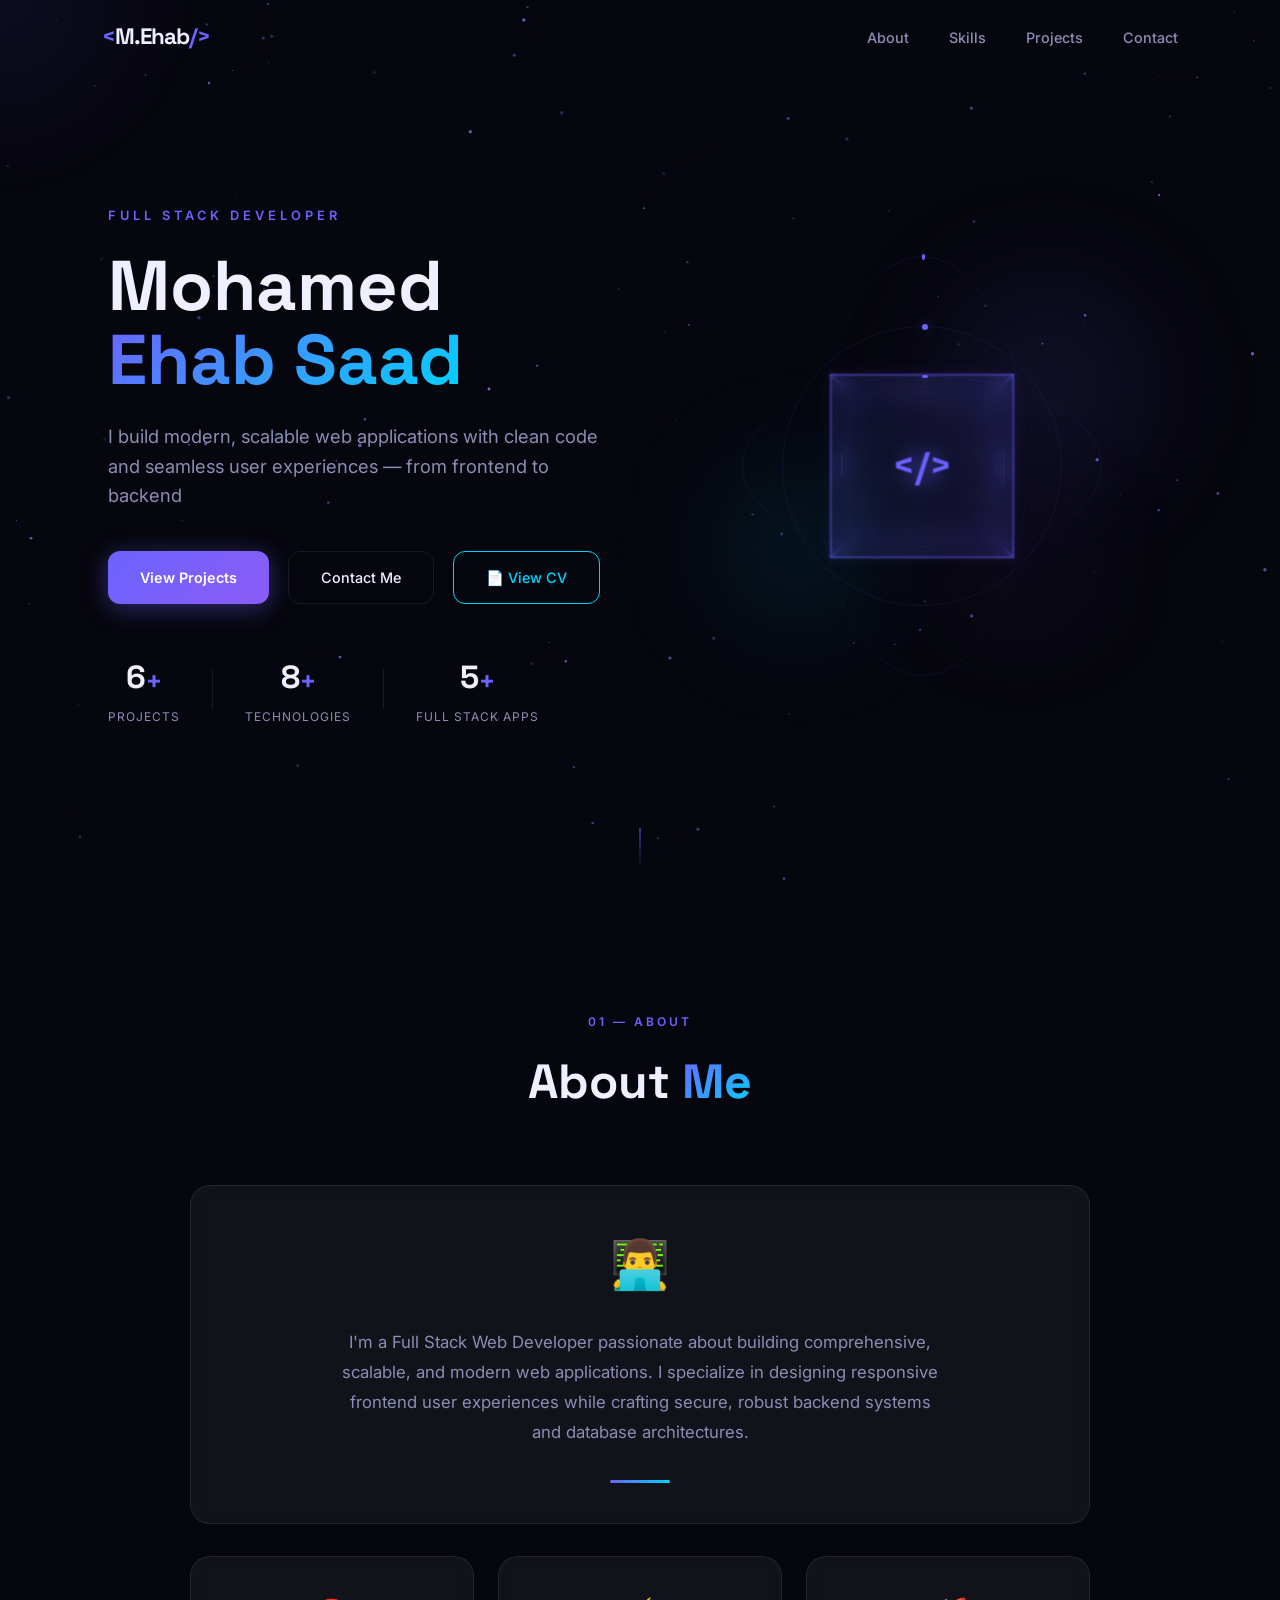
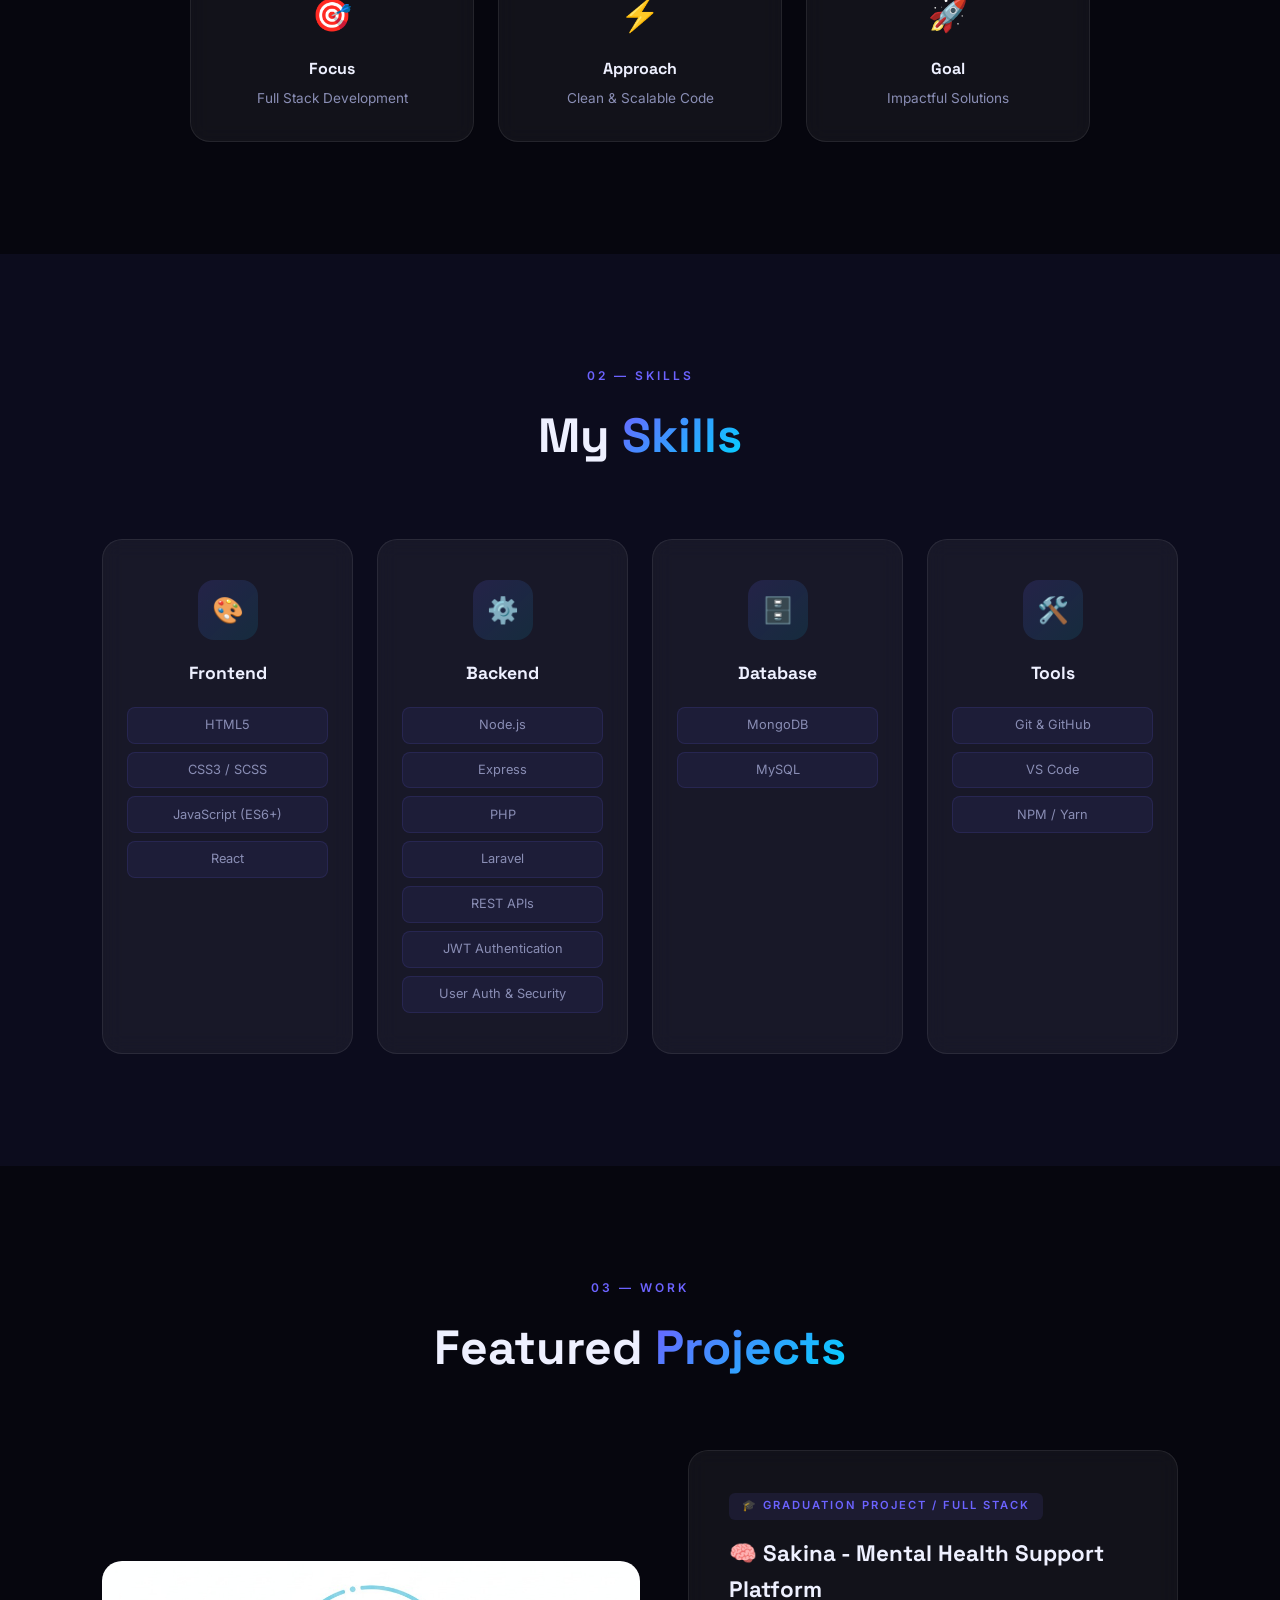
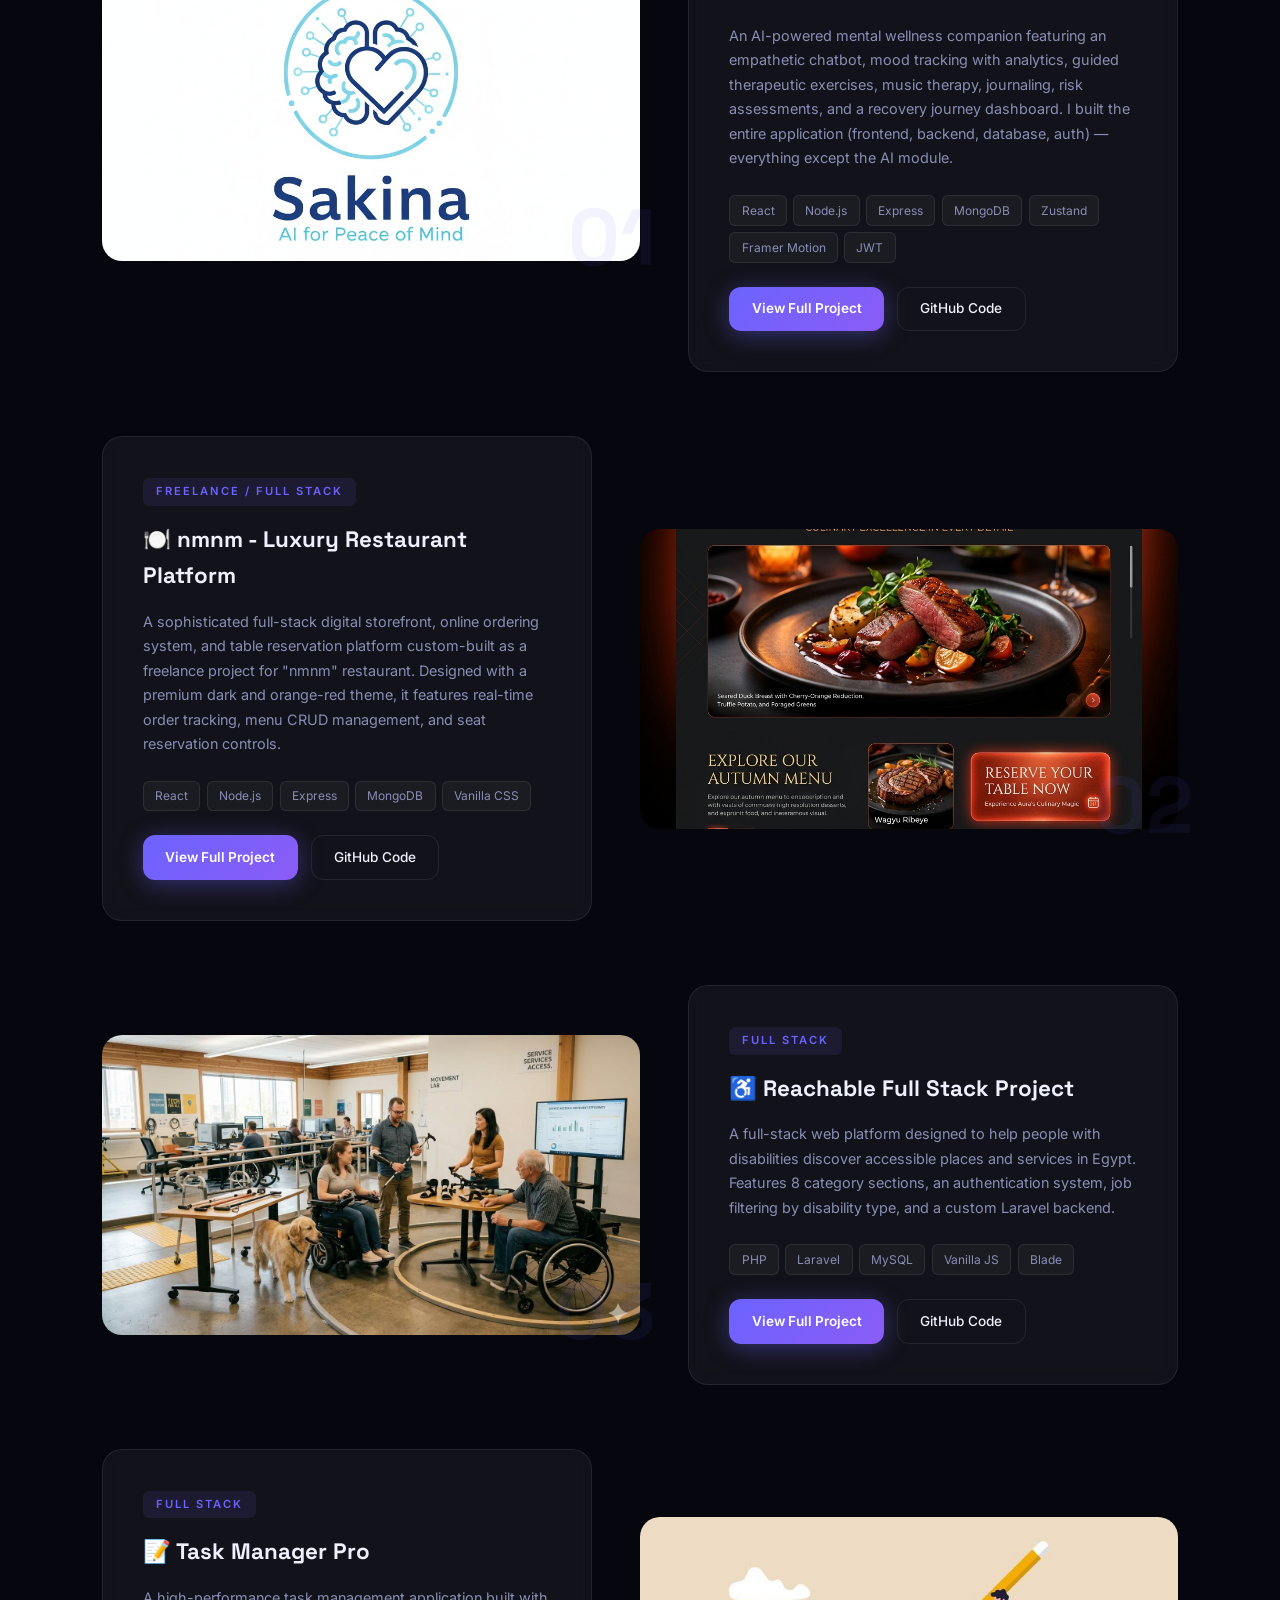
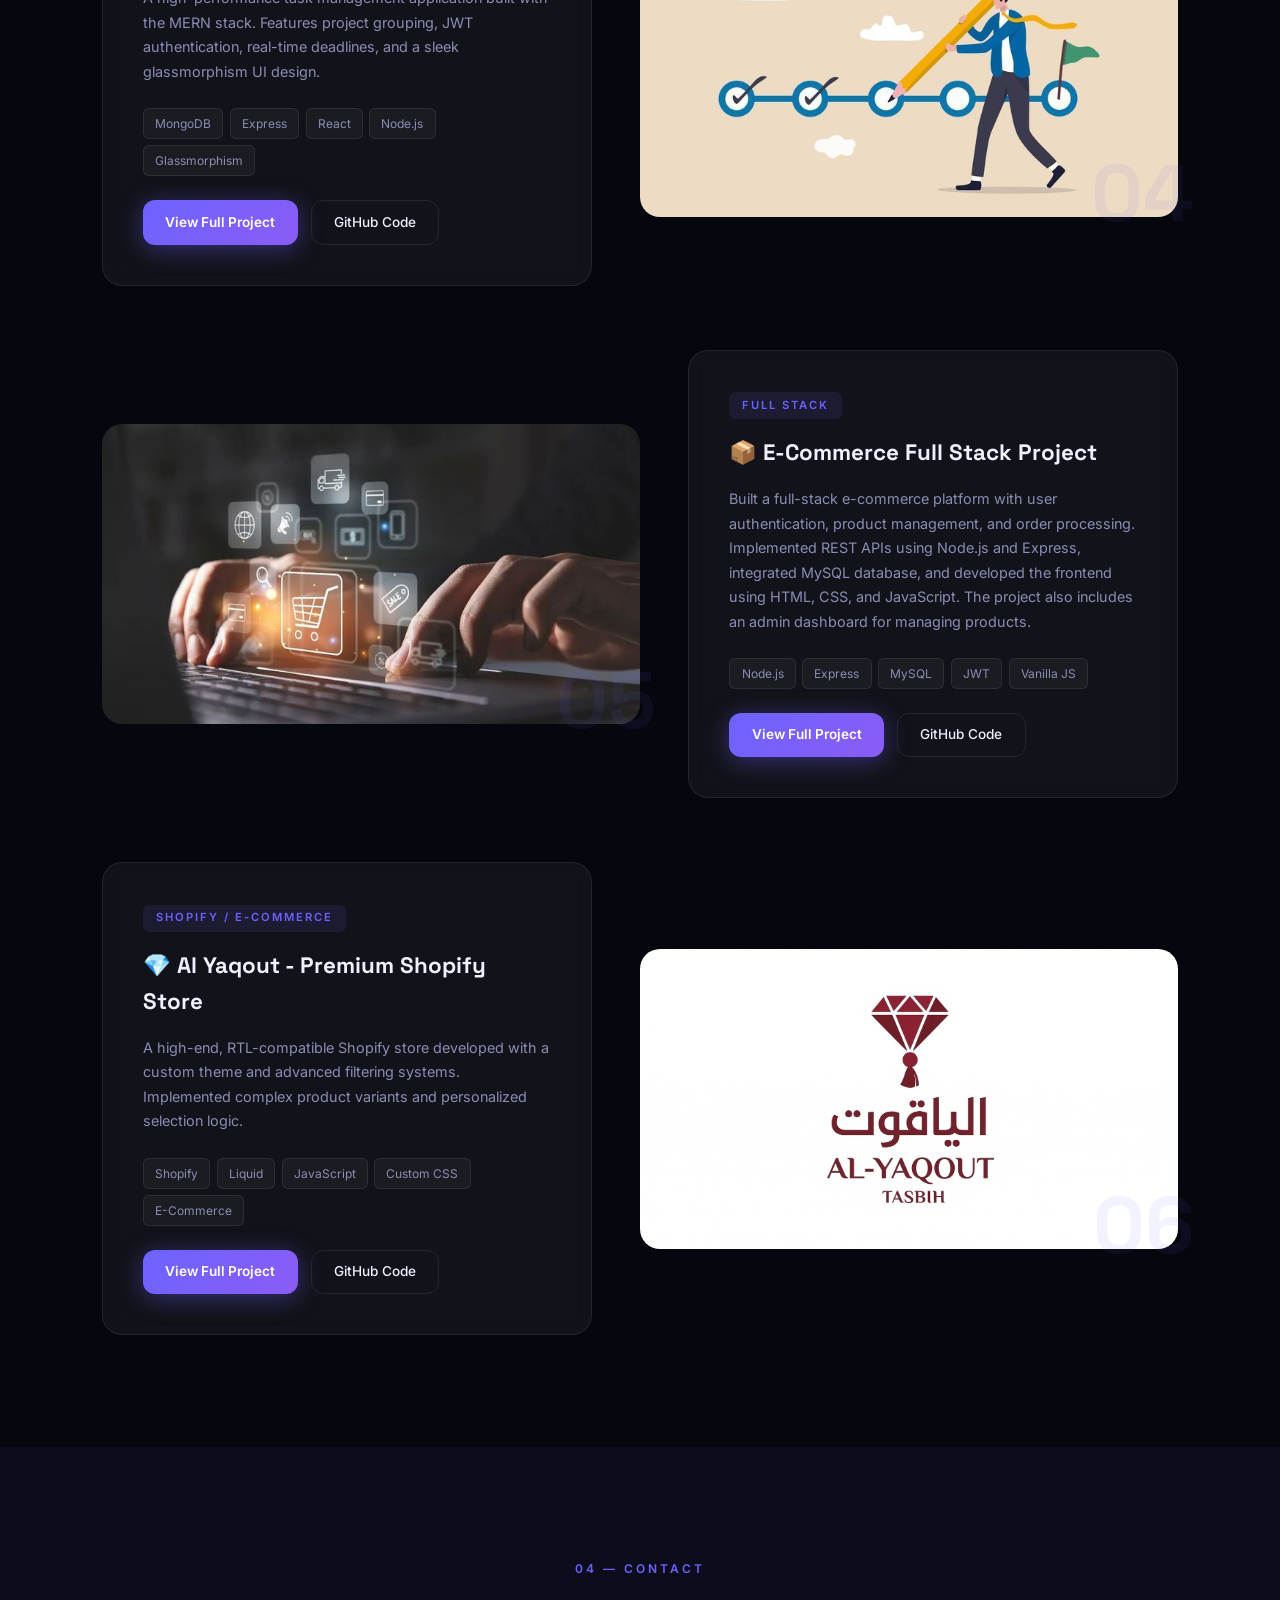
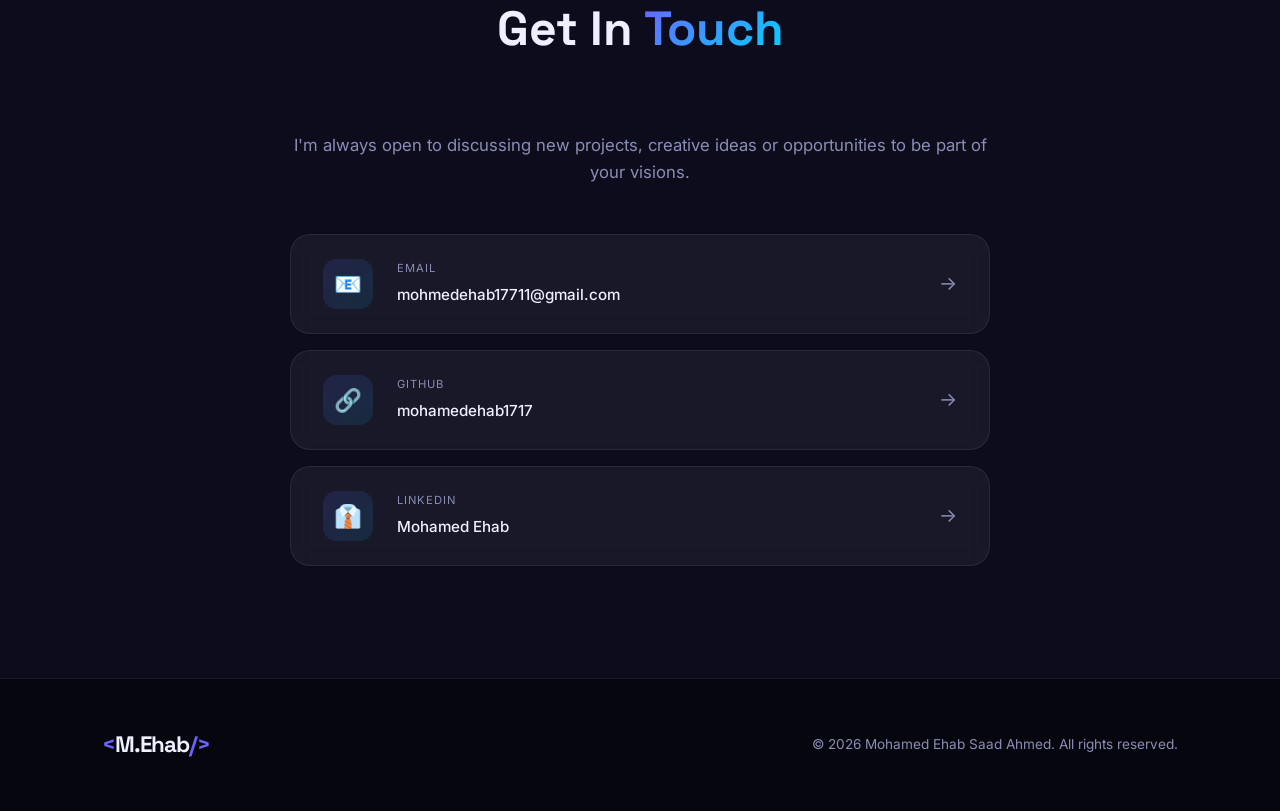
<file: index.html>
<!DOCTYPE html>
<html lang="en">

<head>
    <meta charset="UTF-8">
    <meta name="viewport" content="width=device-width, initial-scale=1.0">
    <meta name="description"
        content="Portfolio of Mohamed Ehab Saad Ahmed - Full Stack Web Developer. Showcasing modern and scalable web applications.">
    <title>Mohamed Ehab | Full Stack Web Developer</title>
    <link rel="preconnect" href="https://fonts.googleapis.com">
    <link rel="preconnect" href="https://fonts.gstatic.com" crossorigin>
    <link
        href="https://fonts.googleapis.com/css2?family=Space+Grotesk:wght@300;400;500;600;700&family=Inter:wght@300;400;500;600&display=swap"
        rel="stylesheet">
    <link rel="stylesheet" href="style.css">
</head>

<body>
    <!-- Scroll Progress -->
    <div class="scroll-progress" id="scroll-progress"></div>

    <!-- Starfield Canvas -->
    <canvas id="starfield"></canvas>

    <!-- Mouse Glow Follower -->
    <div class="mouse-glow" id="mouse-glow"></div>

    <!-- Navigation -->
    <nav class="navbar" id="navbar">
        <div class="nav-inner">
            <a href="#" class="logo">
                <span class="logo-bracket">&lt;</span>M.Ehab<span class="logo-bracket">/&gt;</span>
            </a>
            <ul class="nav-links" id="nav-links">
                <li><a href="#about" data-text="About">About</a></li>
                <li><a href="#skills" data-text="Skills">Skills</a></li>
                <li><a href="#projects" data-text="Projects">Projects</a></li>
                <li><a href="#contact" data-text="Contact">Contact</a></li>
            </ul>
            <div class="nav-toggle" id="nav-toggle">
                <span></span><span></span><span></span>
            </div>
        </div>
    </nav>

    <main>
        <!-- ===== HERO ===== -->
        <section id="hero" class="hero">
            <div class="hero-grid">
                <div class="hero-content">
                    <div class="hero-label reveal-up">FULL STACK DEVELOPER</div>
                    <h1 class="hero-name reveal-up delay-1">
                        Mohamed<br><span class="gradient-text">Ehab Saad</span>
                    </h1>
                    <p class="hero-desc reveal-up delay-2">I build modern, scalable web applications with clean code and
                        seamless user experiences — from frontend to backend</p>
                    <div class="hero-actions reveal-up delay-3">
                        <a href="#projects" class="btn-glow">
                            <span>View Projects</span>
                            <div class="btn-shine"></div>
                        </a>
                        <a href="#contact" class="btn-ghost">Contact Me</a>
                        <a href="Mohamed_Ehab_Full_Stack_CV.pdf" target="_blank" rel="noopener noreferrer" class="btn-ghost btn-cv">📄 View CV</a>
                    </div>
                    <div class="hero-stats reveal-up delay-4">
                        <div class="stat">
                            <span class="stat-num" data-target="6">0</span><span class="stat-plus">+</span>
                            <span class="stat-label">Projects</span>
                        </div>
                        <div class="stat-divider"></div>
                        <div class="stat">
                            <span class="stat-num" data-target="8">0</span><span class="stat-plus">+</span>
                            <span class="stat-label">Technologies</span>
                        </div>
                        <div class="stat-divider"></div>
                        <div class="stat">
                            <span class="stat-num" data-target="5">0</span><span class="stat-plus">+</span>
                            <span class="stat-label">Full Stack Apps</span>
                        </div>
                    </div>
                </div>
                <div class="hero-visual">
                    <div class="cube-scene">
                        <div class="cube">
                            <div class="cube-face front">&lt;/&gt;</div>
                            <div class="cube-face back">{ }</div>
                            <div class="cube-face right">[ ]</div>
                            <div class="cube-face left">#</div>
                            <div class="cube-face top">*</div>
                            <div class="cube-face bottom">~</div>
                        </div>
                    </div>
                    <div class="orbit-ring ring-1">
                        <div class="orbit-dot"></div>
                    </div>
                    <div class="orbit-ring ring-2">
                        <div class="orbit-dot"></div>
                    </div>
                    <div class="orbit-ring ring-3">
                        <div class="orbit-dot"></div>
                    </div>
                    <div class="floating-shape shape-1"></div>
                    <div class="floating-shape shape-2"></div>
                    <div class="floating-shape shape-3"></div>
                </div>
            </div>
            <div class="scroll-indicator">
                <div class="scroll-line"></div>
            </div>
        </section>

        <!-- ===== ABOUT ===== -->
        <section id="about" class="section">
            <div class="container">
                <div class="section-header reveal-up">
                    <span class="section-tag">01 — ABOUT</span>
                    <h2 class="section-title">About <span class="gradient-text">Me</span></h2>
                </div>
                <div class="about-layout">
                    <div class="about-card glass-card reveal-up delay-1">
                        <div class="about-icon">👨‍💻</div>
                        <p>I'm a Full Stack Web Developer passionate about building comprehensive, scalable, and modern web applications. I specialize in designing responsive frontend user experiences while crafting secure, robust backend systems and database architectures.</p>
                        <div class="about-decorative-line"></div>
                    </div>
                    <div class="about-grid">
                        <div class="about-mini-card glass-card reveal-up delay-2">
                            <div class="mini-icon">🎯</div>
                            <h4>Focus</h4>
                            <p>Full Stack Development</p>
                        </div>
                        <div class="about-mini-card glass-card reveal-up delay-3">
                            <div class="mini-icon">⚡</div>
                            <h4>Approach</h4>
                            <p>Clean & Scalable Code</p>
                        </div>
                        <div class="about-mini-card glass-card reveal-up delay-4">
                            <div class="mini-icon">🚀</div>
                            <h4>Goal</h4>
                            <p>Impactful Solutions</p>
                        </div>
                    </div>
                </div>
            </div>
        </section>

        <!-- ===== SKILLS ===== -->
        <section id="skills" class="section section-dark">
            <div class="container">
                <div class="section-header reveal-up">
                    <span class="section-tag">02 — SKILLS</span>
                    <h2 class="section-title">My <span class="gradient-text">Skills</span></h2>
                </div>
                <div class="skills-showcase">
                    <div class="skill-card-3d reveal-up delay-1" data-tilt>
                        <div class="skill-card-inner glass-card">
                            <div class="skill-icon-wrap"><span class="skill-icon">🎨</span></div>
                            <h3>Frontend</h3>
                            <div class="skill-list">
                                <span class="skill-chip">HTML5</span>
                                <span class="skill-chip">CSS3 / SCSS</span>
                                <span class="skill-chip">JavaScript (ES6+)</span>
                                <span class="skill-chip">React</span>
                            </div>
                        </div>
                    </div>
                    <div class="skill-card-3d reveal-up delay-2" data-tilt>
                        <div class="skill-card-inner glass-card">
                            <div class="skill-icon-wrap"><span class="skill-icon">⚙️</span></div>
                            <h3>Backend</h3>
                            <div class="skill-list">
                                <span class="skill-chip">Node.js</span>
                                <span class="skill-chip">Express</span>
                                <span class="skill-chip">PHP</span>
                                <span class="skill-chip">Laravel</span>
                                <span class="skill-chip">REST APIs</span>
                                <span class="skill-chip">JWT Authentication</span>
                                <span class="skill-chip">User Auth & Security</span>
                            </div>
                        </div>
                    </div>
                    <div class="skill-card-3d reveal-up delay-3" data-tilt>
                        <div class="skill-card-inner glass-card">
                            <div class="skill-icon-wrap"><span class="skill-icon">🗄️</span></div>
                            <h3>Database</h3>
                            <div class="skill-list">
                                <span class="skill-chip">MongoDB</span>
                                <span class="skill-chip">MySQL</span>
                            </div>
                        </div>
                    </div>
                    <div class="skill-card-3d reveal-up delay-4" data-tilt>
                        <div class="skill-card-inner glass-card">
                            <div class="skill-icon-wrap"><span class="skill-icon">🛠️</span></div>
                            <h3>Tools</h3>
                            <div class="skill-list">
                                <span class="skill-chip">Git & GitHub</span>
                                <span class="skill-chip">VS Code</span>
                                <span class="skill-chip">NPM / Yarn</span>
                            </div>
                        </div>
                    </div>
                </div>
            </div>
        </section>

        <!-- ===== PROJECTS ===== -->
        <section id="projects" class="section">
            <div class="container">
                <div class="section-header reveal-up">
                    <span class="section-tag">03 — WORK</span>
                    <h2 class="section-title">Featured <span class="gradient-text">Projects</span></h2>
                </div>
                <div class="projects-stack">

                    <!-- Project 1 -->
                    <div class="project-showcase reveal-up" data-tilt>
                        <div class="project-visual">
                            <div class="project-img-wrap">
                                <img src="sakina-project/WhatsApp Image 2026-05-19 at 9.52.31 PM.jpeg" alt="Sakina - Mental Health Support Platform">
                                <div class="project-img-overlay"></div>
                            </div>
                            <span class="project-number">01</span>
                        </div>
                        <div class="project-details glass-card">
                            <span class="project-badge">🎓 Graduation Project / Full Stack</span>
                            <h3>🧠 Sakina - Mental Health Support Platform</h3>
                            <p>An AI-powered mental wellness companion featuring an empathetic chatbot, mood tracking with analytics, guided therapeutic exercises, music therapy, journaling, risk assessments, and a recovery journey dashboard. I built the entire application (frontend, backend, database, auth) — everything except the AI module.</p>
                            <div class="project-tech">
                                <span>React</span><span>Node.js</span><span>Express</span><span>MongoDB</span><span>Zustand</span><span>Framer Motion</span><span>JWT</span>
                            </div>
                            <div class="project-actions">
                                <a href="sakina-project/sakina-details.html" class="btn-glow btn-sm">
                                    <span>View Full Project</span>
                                    <div class="btn-shine"></div>
                                </a>
                                <a href="https://github.com/mohamedehab1717/sakina" target="_blank" class="btn-ghost btn-sm">GitHub Code</a>
                            </div>
                        </div>
                    </div>

                    <!-- Project 2 -->
                    <div class="project-showcase reverse reveal-up" data-tilt>
                        <div class="project-visual">
                            <div class="project-img-wrap">
                                <img src="restaurant-project/background.jpg" alt="nmnm - Luxury Restaurant Platform">
                                <div class="project-img-overlay"></div>
                            </div>
                            <span class="project-number">02</span>
                        </div>
                        <div class="project-details glass-card">
                            <span class="project-badge">Freelance / Full Stack</span>
                            <h3>🍽️ nmnm - Luxury Restaurant Platform</h3>
                            <p>A sophisticated full-stack digital storefront, online ordering system, and table reservation platform custom-built as a freelance project for "nmnm" restaurant. Designed with a premium dark and orange-red theme, it features real-time order tracking, menu CRUD management, and seat reservation controls.</p>
                            <div class="project-tech">
                                <span>React</span><span>Node.js</span><span>Express</span><span>MongoDB</span><span>Vanilla CSS</span>
                            </div>
                            <div class="project-actions">
                                <a href="restaurant-project/restaurant-details.html" class="btn-glow btn-sm">
                                    <span>View Full Project</span>
                                    <div class="btn-shine"></div>
                                </a>
                                <a href="https://github.com/mohamedehab1717/nmnm_rest.git" target="_blank" class="btn-ghost btn-sm">GitHub Code</a>
                            </div>
                        </div>
                    </div>

                    <!-- Project 3 -->
                    <div class="project-showcase reveal-up" data-tilt>
                        <div class="project-visual">
                            <div class="project-img-wrap">
                                <img src="reachable-project/background.jpg" alt="Reachable Project">
                                <div class="project-img-overlay"></div>
                            </div>
                            <span class="project-number">03</span>
                        </div>
                        <div class="project-details glass-card">
                            <span class="project-badge">Full Stack</span>
                            <h3>♿ Reachable Full Stack Project</h3>
                            <p>A full-stack web platform designed to help people with disabilities discover
                                accessible places and services in Egypt. Features 8 category sections, an
                                authentication system, job filtering by disability type, and a custom Laravel
                                backend.</p>
                            <div class="project-tech">
                                <span>PHP</span><span>Laravel</span><span>MySQL</span><span>Vanilla
                                    JS</span><span>Blade</span>
                            </div>
                            <div class="project-actions">
                                <a href="reachable-project/reachable-details.html" class="btn-glow btn-sm">
                                    <span>View Full Project</span>
                                    <div class="btn-shine"></div>
                                </a>
                                <a href="#" target="_blank" class="btn-ghost btn-sm">GitHub Code</a>
                            </div>
                        </div>
                    </div>

                    <!-- Project 4 -->
                    <div class="project-showcase reverse reveal-up" data-tilt>
                        <div class="project-visual">
                            <div class="project-img-wrap">
                                <img src="task-manager-project/background.jpg" alt="Task Manager Project">
                                <div class="project-img-overlay"></div>
                            </div>
                            <span class="project-number">04</span>
                        </div>
                        <div class="project-details glass-card">
                            <span class="project-badge">Full Stack</span>
                            <h3>📝 Task Manager Pro</h3>
                            <p>A high-performance task management application built with the MERN stack. Features
                                project grouping, JWT authentication, real-time deadlines, and a sleek glassmorphism
                                UI design.</p>
                            <div class="project-tech">
                                <span>MongoDB</span><span>Express</span><span>React</span><span>Node.js</span><span>Glassmorphism</span>
                            </div>
                            <div class="project-actions">
                                <a href="task-manager-project/task-manager-details.html" class="btn-glow btn-sm">
                                    <span>View Full Project</span>
                                    <div class="btn-shine"></div>
                                </a>
                                <a href="https://github.com/mohamedehab1717/Task-Manager" target="_blank"
                                    class="btn-ghost btn-sm">GitHub Code</a>
                            </div>
                        </div>
                    </div>

                    <!-- Project 5 -->
                    <div class="project-showcase reveal-up" data-tilt>
                        <div class="project-visual">
                            <div class="project-img-wrap">
                                <img src="ecommerce-project/background.jpg" alt="E-Commerce Project">
                                <div class="project-img-overlay"></div>
                            </div>
                            <span class="project-number">05</span>
                        </div>
                        <div class="project-details glass-card">
                            <span class="project-badge">Full Stack</span>
                            <h3>📦 E-Commerce Full Stack Project</h3>
                            <p>Built a full-stack e-commerce platform with user authentication, product management,
                                and order processing. Implemented REST APIs using Node.js and Express, integrated
                                MySQL database, and developed the frontend using HTML, CSS, and JavaScript. The
                                project also includes an admin dashboard for managing products.</p>
                            <div class="project-tech">
                                <span>Node.js</span><span>Express</span><span>MySQL</span><span>JWT</span><span>Vanilla
                                    JS</span>
                            </div>
                            <div class="project-actions">
                                <a href="ecommerce-project/ecommerce-details.html" class="btn-glow btn-sm">
                                    <span>View Full Project</span>
                                    <div class="btn-shine"></div>
                                </a>
                                <a href="https://github.com/mohamedehab1717/e-commerce-project/tree/main"
                                    target="_blank" class="btn-ghost btn-sm">GitHub Code</a>
                            </div>
                        </div>
                    </div>

                    <!-- Project 6 -->
                    <div class="project-showcase reverse reveal-up" data-tilt>
                        <div class="project-visual">
                            <div class="project-img-wrap">
                                <img src="alyaquot-project/thumbnail.jpeg" alt="Al Yaqout Shopify Store">
                                <div class="project-img-overlay"></div>
                            </div>
                            <span class="project-number">06</span>
                        </div>
                        <div class="project-details glass-card">
                            <span class="project-badge">Shopify / E-Commerce</span>
                            <h3>💎 Al Yaqout - Premium Shopify Store</h3>
                            <p>A high-end, RTL-compatible Shopify store developed with a custom theme and advanced filtering systems. Implemented complex product variants and personalized selection logic.</p>
                            <div class="project-tech">
                                <span>Shopify</span><span>Liquid</span><span>JavaScript</span><span>Custom CSS</span><span>E-Commerce</span>
                            </div>
                            <div class="project-actions">
                                <a href="alyaquot-project/alyaquot-details.html" class="btn-glow btn-sm">
                                    <span>View Full Project</span>
                                    <div class="btn-shine"></div>
                                </a>
                                <a href="https://github.com/mohamedehab1717/alyaquot-shopify.git" target="_blank" class="btn-ghost btn-sm">GitHub Code</a>
                            </div>
                        </div>
                    </div>

                </div>
            </div>
        </section>

        <!-- ===== CONTACT ===== -->
        <section id="contact" class="section section-dark">
            <div class="container">
                <div class="section-header reveal-up">
                    <span class="section-tag">04 — CONTACT</span>
                    <h2 class="section-title">Get In <span class="gradient-text">Touch</span></h2>
                </div>
                <div class="contact-layout">
                    <p class="contact-intro reveal-up delay-1">I'm always open to discussing new projects, creative
                        ideas or opportunities
                        to be part of your visions.</p>
                    <div class="contact-cards">
                        <a href="mailto:mohmedehab17711@gmail.com" class="contact-card glass-card reveal-up delay-2">
                            <div class="contact-icon-wrap">
                                <span class="contact-icon">📧</span>
                            </div>
                            <div class="contact-info">
                                <span class="contact-label">Email</span>
                                <span class="contact-value">mohmedehab17711@gmail.com</span>
                            </div>
                            <span class="contact-arrow">→</span>
                        </a>
                        <a href="https://github.com/mohamedehab1717" target="_blank"
                            class="contact-card glass-card reveal-up delay-3">
                            <div class="contact-icon-wrap">
                                <span class="contact-icon">🔗</span>
                            </div>
                            <div class="contact-info">
                                <span class="contact-label">GitHub</span>
                                <span class="contact-value">mohamedehab1717</span>
                            </div>
                            <span class="contact-arrow">→</span>
                        </a>
                        <a href="https://www.linkedin.com/in/mohamed-ehab-35073a1b0?utm_source=share&utm_campaign=share_via&utm_content=profile&utm_medium=ios_app"
                            target="_blank" class="contact-card glass-card reveal-up delay-4">
                            <div class="contact-icon-wrap">
                                <span class="contact-icon">👔</span>
                            </div>
                            <div class="contact-info">
                                <span class="contact-label">LinkedIn</span>
                                <span class="contact-value">Mohamed Ehab</span>
                            </div>
                            <span class="contact-arrow">→</span>
                        </a>
                    </div>
                </div>
            </div>
        </section>
    </main>

    <footer class="footer">
        <div class="container">
            <div class="footer-inner">
                <a href="#" class="logo">
                    <span class="logo-bracket">&lt;</span>M.Ehab<span class="logo-bracket">/&gt;</span>
                </a>
                <p>&copy; 2026 Mohamed Ehab Saad Ahmed. All rights reserved.</p>
            </div>
        </div>
    </footer>

    <script src="script.js"></script>
</body>

</html>
</file>
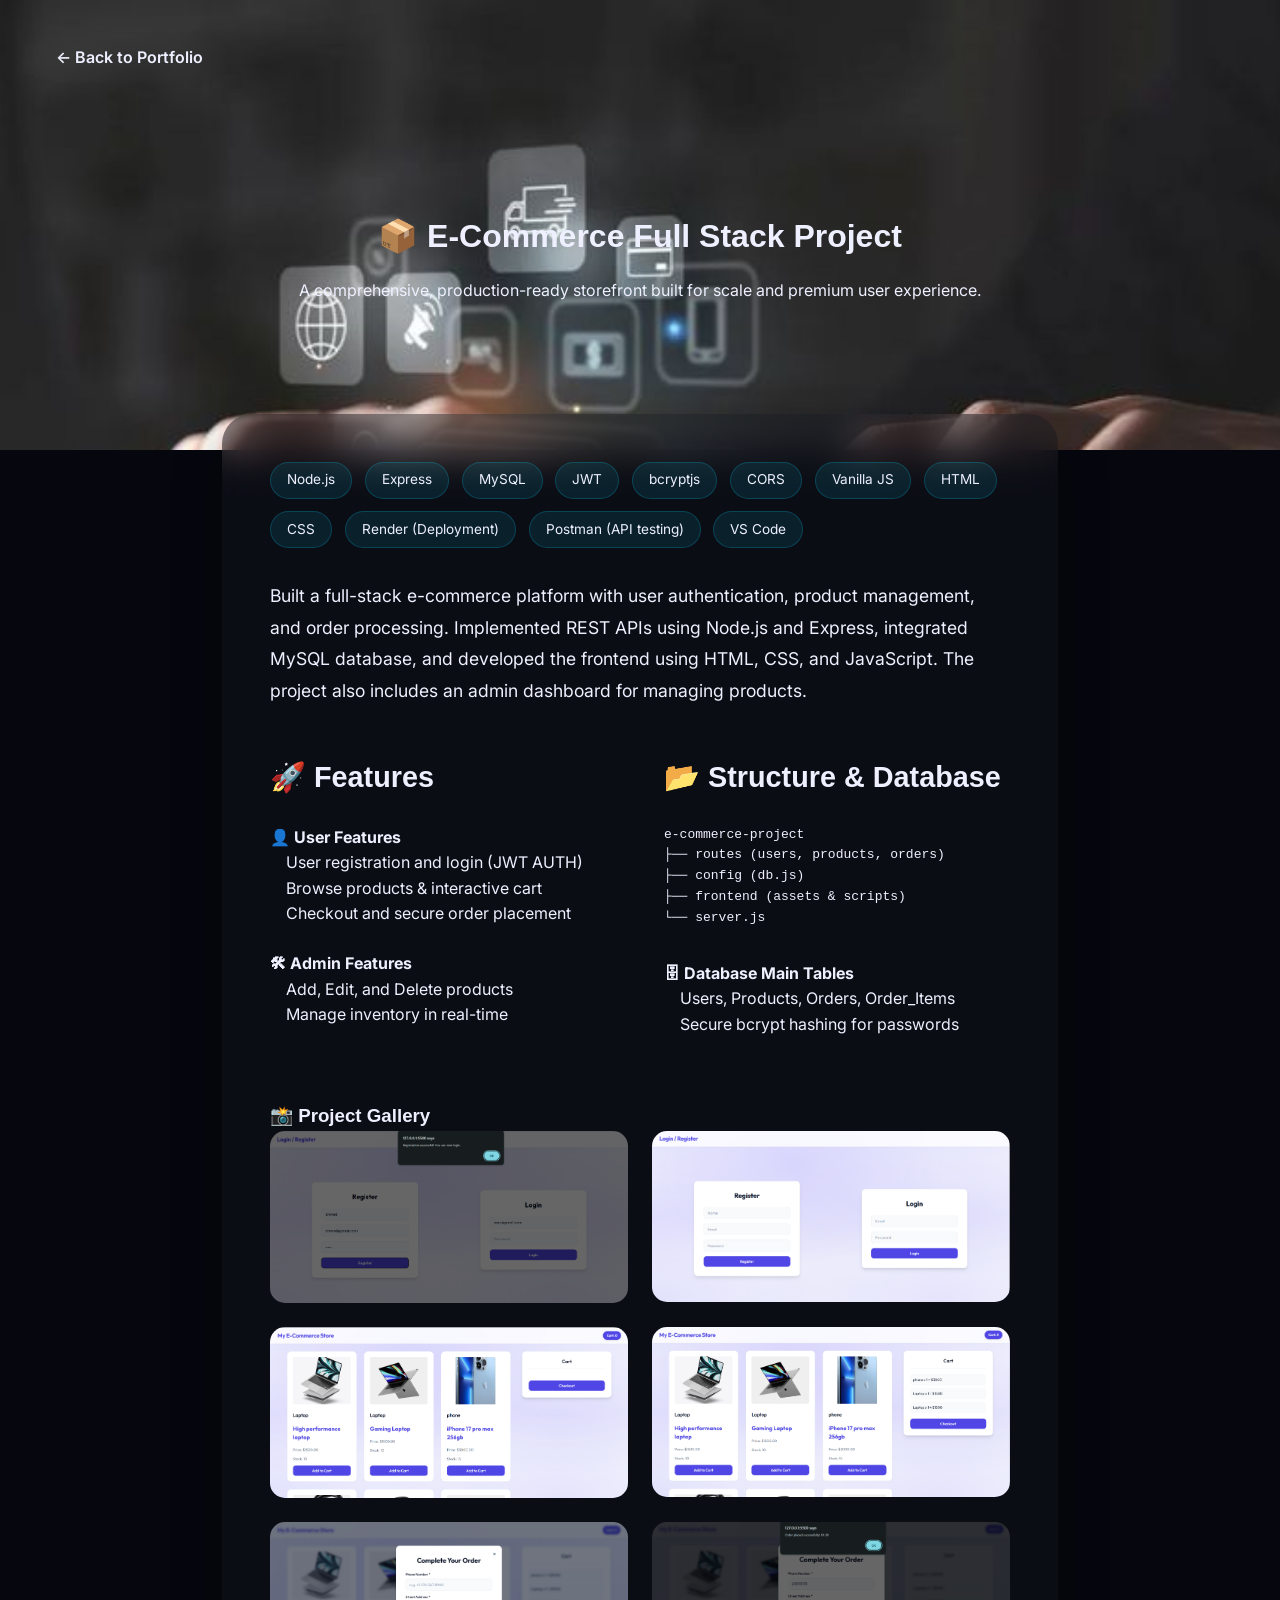
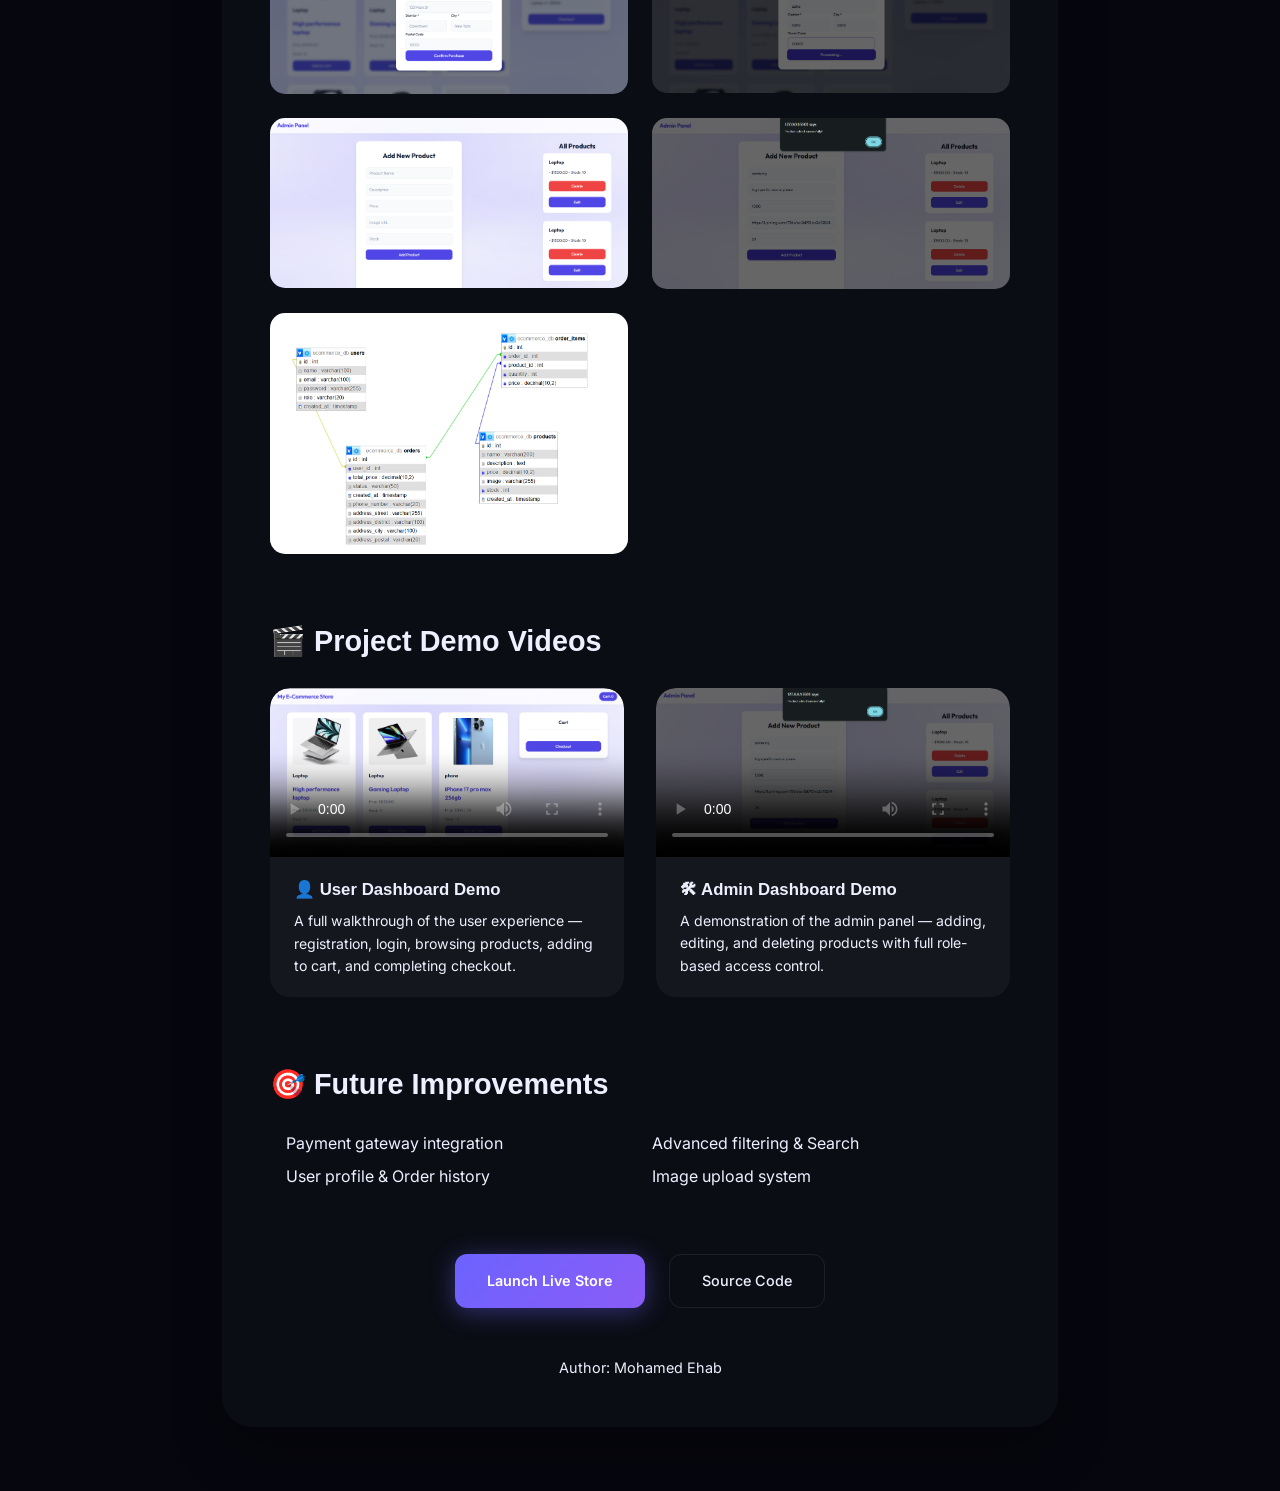
<file: ecommerce-project/ecommerce-details.html>
<!DOCTYPE html>
<html lang="en">

<head>
    <meta charset="UTF-8">
    <meta name="viewport" content="width=device-width, initial-scale=1.0">
    <title>Showcase: E-Commerce Full Stack | Mohamed Ehab</title>
    <link rel="preconnect" href="https://fonts.googleapis.com">
    <link rel="preconnect" href="https://fonts.gstatic.com" crossorigin>
    <link
        href="https://fonts.googleapis.com/css2?family=Outfit:wght@300;400;600;700&family=Inter:wght@300;400;500;600&display=swap"
        rel="stylesheet">
    <link rel="stylesheet" href="../style.css">
    <style>
        .details-hero {
            position: relative;
            min-height: 50vh;
            display: flex;
            align-items: center;
            justify-content: center;
            text-align: center;
            background: url('background.jpg') center/cover no-repeat fixed;
            padding-top: 80px;
        }

        .details-hero::before {
            content: '';
            position: absolute;
            inset: 0;
            background: linear-gradient(to bottom, rgba(10, 12, 16, 0.6), var(--bg-dark));
        }

        .details-content {
            position: relative;
            z-index: 10;
            max-width: 900px;
            margin: 0 auto;
            padding: 4rem 2rem;
        }

        .glass-panel {
            background: rgba(22, 27, 34, 0.4);
            backdrop-filter: blur(20px);
            border: 1px solid var(--border-color);
            border-radius: 30px;
            padding: 3rem;
            margin-top: -100px;
            box-shadow: 0 25px 50px rgba(0, 0, 0, 0.3);
        }

        .back-btn {
            position: fixed;
            top: 2rem;
            left: 2rem;
            z-index: 1000;
            background: var(--nav-bg);
            backdrop-filter: blur(10px);
            padding: 0.8rem 1.5rem;
            border-radius: 50px;
            border: 1px solid var(--border-color);
            font-weight: 600;
            display: flex;
            align-items: center;
            gap: 0.5rem;
            transition: var(--transition-smooth);
        }

        .back-btn:hover {
            border-color: var(--primary-color);
            transform: translateX(-5px);
        }

        .showcase-grid {
            display: grid;
            grid-template-columns: 1fr 1fr;
            gap: 3rem;
            margin-top: 3rem;
            text-align: left;
        }

        .showcase-section h3 {
            font-size: 1.8rem;
            margin-bottom: 1.5rem;
            color: var(--primary-color);
            display: flex;
            align-items: center;
            gap: 0.8rem;
        }

        .tech-tags {
            display: flex;
            flex-wrap: wrap;
            gap: 0.8rem;
            margin-bottom: 2rem;
        }

        .tech-tags span {
            background: rgba(0, 210, 255, 0.1);
            color: var(--primary-color);
            padding: 0.4rem 1rem;
            border-radius: 50px;
            font-size: 0.85rem;
            border: 1px solid rgba(0, 210, 255, 0.2);
        }

        .gallery-detailed {
            grid-column: 1 / -1;
            margin-top: 4rem;
        }

        .gallery-grid-lg {
            display: grid;
            grid-template-columns: repeat(auto-fill, minmax(280px, 1fr));
            gap: 1.5rem;
        }

        .gallery-grid-lg img {
            width: 100%;
            border-radius: 15px;
            border: 1px solid var(--border-color);
            transition: var(--transition-smooth);
            cursor: zoom-in;
        }

        .gallery-grid-lg img:hover {
            transform: scale(1.03);
            border-color: var(--primary-color);
            box-shadow: 0 10px 30px rgba(0, 0, 0, 0.5);
        }

        .video-section {
            margin-top: 4rem;
        }

        .video-section h3 {
            font-size: 1.8rem;
            margin-bottom: 1.5rem;
            color: var(--primary-color);
        }

        .video-grid {
            display: grid;
            grid-template-columns: 1fr 1fr;
            gap: 2rem;
        }

        .video-card {
            background: rgba(255, 255, 255, 0.04);
            border: 1px solid var(--border-color);
            border-radius: 20px;
            overflow: hidden;
            transition: var(--transition-smooth);
        }

        .video-card:hover {
            border-color: var(--primary-color);
            box-shadow: 0 15px 40px rgba(0, 210, 255, 0.15);
            transform: translateY(-4px);
        }

        .video-card video {
            width: 100%;
            display: block;
            border-radius: 20px 20px 0 0;
            background: #000;
            max-height: 260px;
            object-fit: cover;
        }

        .video-card-info {
            padding: 1.2rem 1.5rem;
        }

        .video-card-info h4 {
            font-size: 1.05rem;
            font-weight: 600;
            margin-bottom: 0.4rem;
        }

        .video-card-info p {
            font-size: 0.88rem;
            color: var(--text-secondary);
            line-height: 1.6;
        }

        @media (max-width: 768px) {
            .video-grid {
                grid-template-columns: 1fr;
            }
        }

        .links-group {
            display: flex;
            gap: 1.5rem;
            margin-top: 3rem;
            justify-content: center;
        }

        @media (max-width: 768px) {
            .showcase-grid {
                grid-template-columns: 1fr;
            }

            .glass-panel {
                padding: 1.5rem;
                margin-top: -50px;
            }

            h1 {
                font-size: 2.2rem;
            }
        }
          .btn-group {
            display: flex;
            gap: 1.5rem;
            margin-top: 4rem;
            justify-content: center;
        }
    </style>
</head>

<body>
    <a href="../index.html#projects" class="back-btn">← Back to Portfolio</a>

    <header class="details-hero">
        <div class="container hero-content">
            <h1 class="fade-in">📦 E-Commerce Full Stack Project</h1>
            <p class="fade-in delay-1" style="max-width: 800px; margin: 1rem auto;">A comprehensive, production-ready
                storefront built for scale and premium user experience.</p>
        </div>
    </header>

    <main class="details-content">
        <div class="glass-panel fade-in delay-2">
            <div class="tech-tags">
                <span>Node.js</span><span>Express</span><span>MySQL</span><span>JWT</span><span>bcryptjs</span><span>CORS</span><span>Vanilla
                    JS</span><span> HTML</span><span> CSS</span><span>Render (Deployment)</span><span>
                    Postman (API testing)</span><span>VS Code</span>
            </div>

            <p style="font-size: 1.1rem; color: var(--text-secondary); line-height: 1.8;">
                Built a full-stack e-commerce platform with user authentication, product management, and order
                processing.
                Implemented REST APIs using Node.js and Express, integrated MySQL database, and developed the frontend
                using HTML, CSS, and JavaScript.
                The project also includes an admin dashboard for managing products.
            </p>

            <div class="showcase-grid">
                <div class="showcase-section">
                    <h3>🚀 Features</h3>
                    <p><strong>👤 User Features</strong></p>
                    <ul class="mini-list" style="margin-left: 1rem; color: var(--text-secondary);">
                        <li>User registration and login (JWT AUTH)</li>
                        <li>Browse products & interactive cart</li>
                        <li>Checkout and secure order placement</li>
                    </ul>
                    <p style="margin-top: 1.5rem;"><strong>🛠 Admin Features</strong></p>
                    <ul class="mini-list" style="margin-left: 1rem; color: var(--text-secondary);">
                        <li>Add, Edit, and Delete products</li>
                        <li>Manage inventory in real-time</li>
                    </ul>
                </div>

                <div class="showcase-section">
                    <h3>📂 Structure & Database</h3>
                    <pre class="structure-tree" style="margin-bottom: 2rem;">
e-commerce-project
├── routes (users, products, orders)
├── config (db.js)
├── frontend (assets & scripts)
└── server.js</pre>
                    <p><strong>🗄 Database Main Tables</strong></p>
                    <ul class="mini-list" style="margin-left: 1rem; color: var(--text-secondary);">
                        <li>Users, Products, Orders, Order_Items</li>
                        <li>Secure bcrypt hashing for passwords</li>
                    </ul>
                </div>
            </div>

            <div class="gallery-detailed">
                <h3>📸 Project Gallery</h3>
                <div class="gallery-grid-lg">
                    <img src="register page.png" alt="Register Page">
                    <img src="login page1.png" alt="Login Page">
                    <img src="products page.png" alt="Products Page">
                    <img src="products page2.png" alt="Mobile View">
                    <img src="checkout page.png" alt="Checkout Page">
                    <img src="submit page.png" alt="Submit Page">
                    <img src="admin add product.png" alt="Admin Add Product">
                    <img src="admin adds product.png" alt="Admin Dashboard">
                    <img src="db schema.png" alt="DB Schema">

                </div>
            </div>

            <!-- Video Demo Section -->
            <div class="video-section">
                <h3>🎬 Project Demo Videos</h3>
                <div class="video-grid">
                    <div class="video-card">
                        <video controls preload="metadata" poster="products page.png">
                            <source src="user dashboardmp4.mp4" type="video/mp4">
                            Your browser does not support the video tag.
                        </video>
                        <div class="video-card-info">
                            <h4>👤 User Dashboard Demo</h4>
                            <p>A full walkthrough of the user experience — registration, login, browsing products,
                                adding to cart, and completing checkout.</p>
                        </div>
                    </div>
                    <div class="video-card">
                        <video controls preload="metadata" poster="admin adds product.png">
                            <source src="admin dashboard.mp4" type="video/mp4">
                            Your browser does not support the video tag.
                        </video>
                        <div class="video-card-info">
                            <h4>🛠 Admin Dashboard Demo</h4>
                            <p>A demonstration of the admin panel — adding, editing, and deleting products with full
                                role-based access control.</p>
                        </div>
                    </div>
                </div>
            </div>

            <div class="showcase-section" style="margin-top: 4rem;">
                <h3>🎯 Future Improvements</h3>
                <ul class="mini-list"
                    style="margin-left: 1rem; color: var(--text-secondary); display: grid; grid-template-columns: 1fr 1fr; gap: 0.5rem;">
                    <li>Payment gateway integration</li>
                    <li>Advanced filtering & Search</li>
                    <li>User profile & Order history</li>
                    <li>Image upload system</li>
                </ul>
            </div>

            
             <div class="btn-group">
                <a href="https://e-commerce-project1-twyc.onrender.com/" target="_blank" class="btn-glow">
                    <span>Launch Live Store</span>
                    <div class="btn-shine"></div>
                </a>
                <a href="https://github.com/mohamedehab1717/e-commerce-project/tree/main" target="_blank" class="btn-ghost">Source Code</a>
            </div>

            <p style="text-align: center; margin-top: 3rem; color: var(--text-secondary); font-size: 0.9rem;">Author:
                Mohamed Ehab</p>
        </div>
    </main>

    <script src="../script.js"></script>
</body>

</html>
</file>
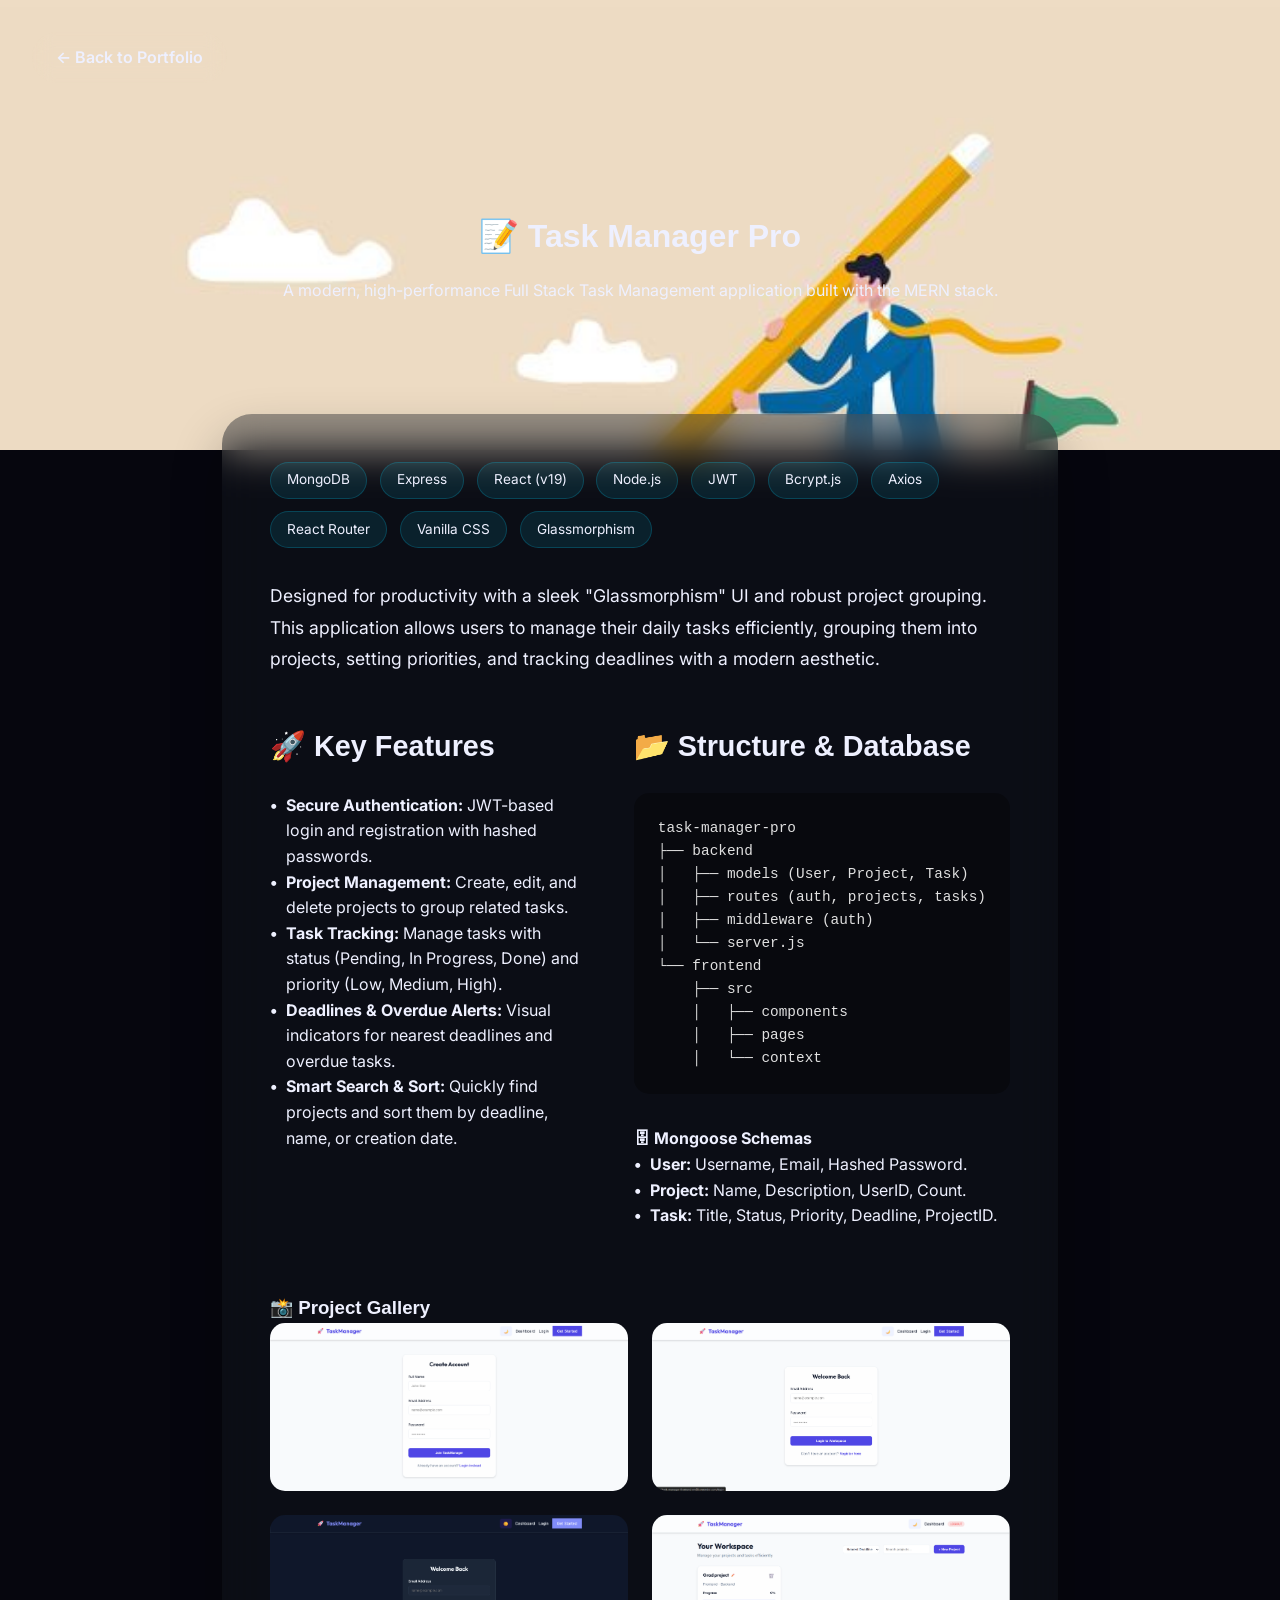
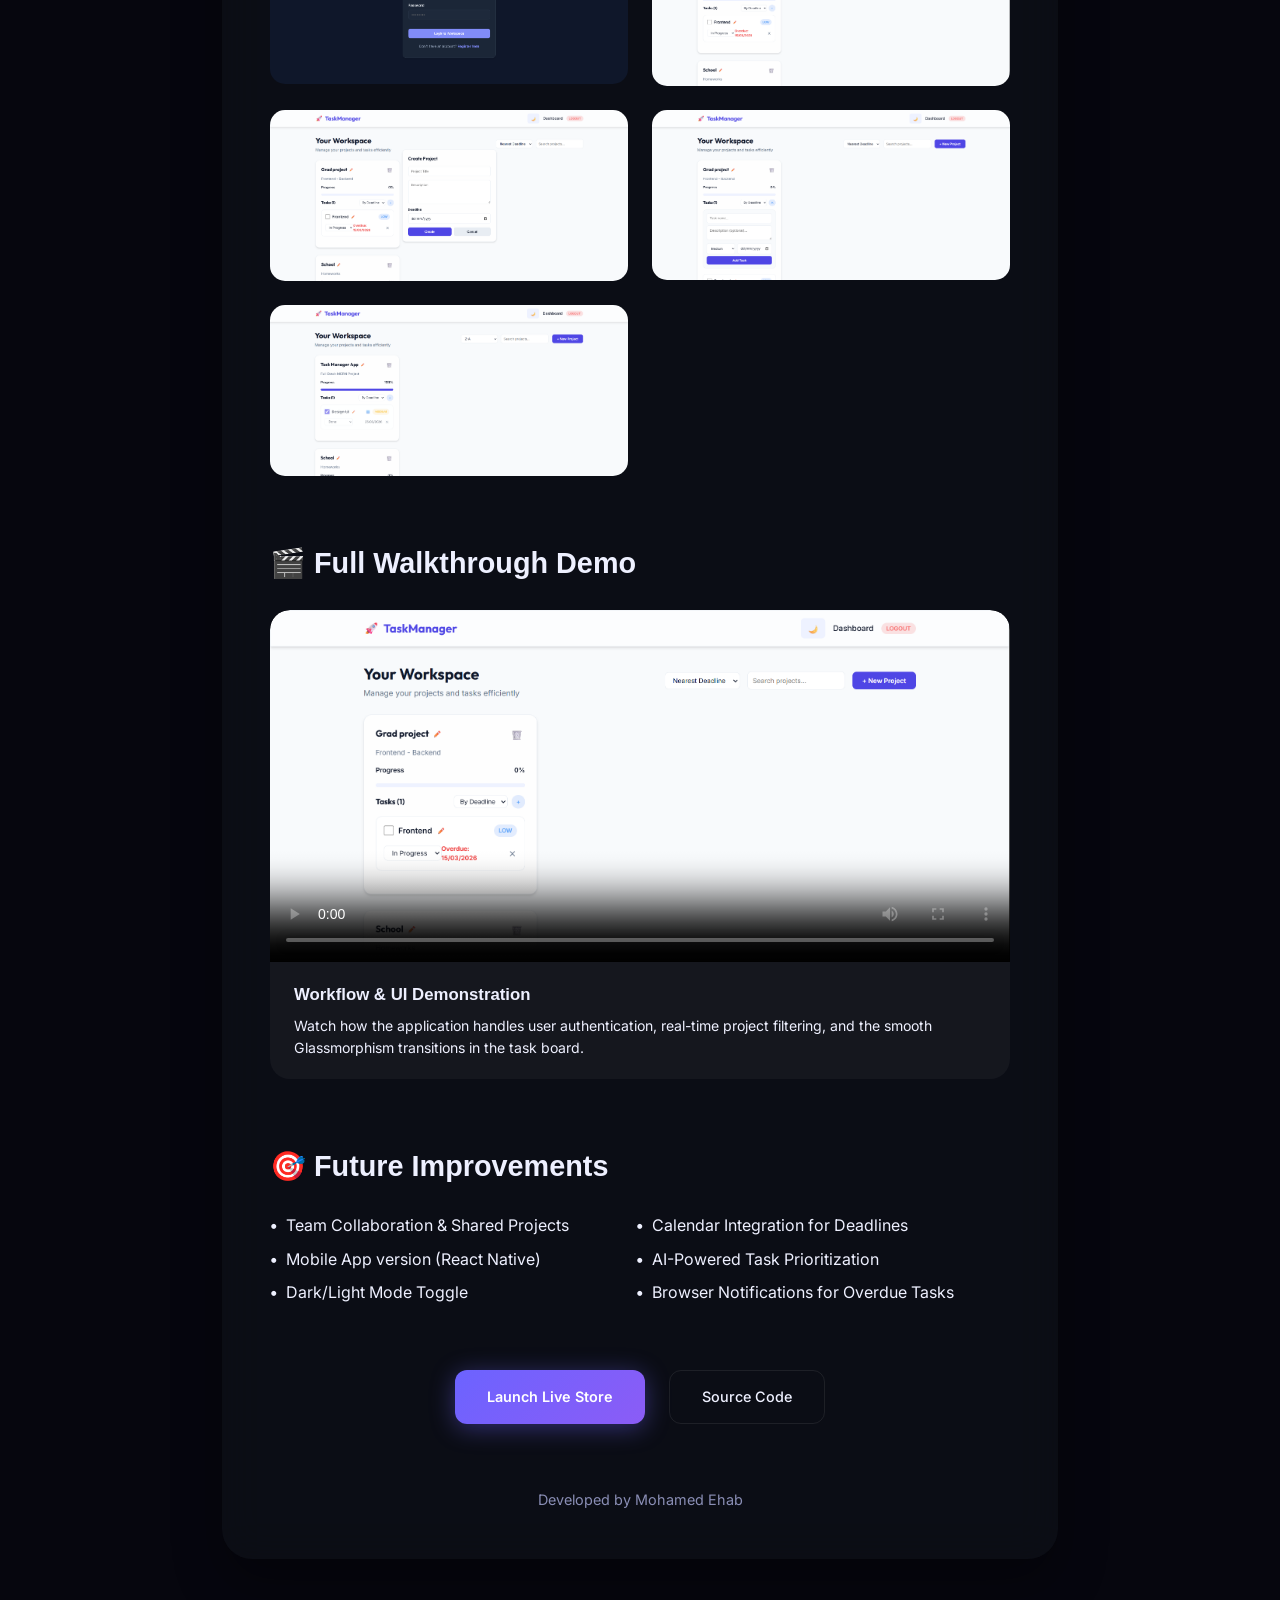
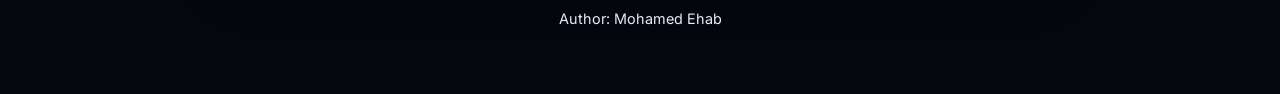
<file: task-manager-project/task-manager-details.html>
<!DOCTYPE html>
<html lang="en">

<head>
    <meta charset="UTF-8">
    <meta name="viewport" content="width=device-width, initial-scale=1.0">
    <title>Showcase: Task Manager Pro | Mohamed Ehab</title>
    <link rel="preconnect" href="https://fonts.googleapis.com">
    <link rel="preconnect" href="https://fonts.gstatic.com" crossorigin>
    <link
        href="https://fonts.googleapis.com/css2?family=Outfit:wght@300;400;600;700&family=Inter:wght@300;400;500;600&display=swap"
        rel="stylesheet">
    <link rel="stylesheet" href="../style.css">
    <style>
        .details-hero {
            position: relative;
            min-height: 50vh;
            display: flex;
            align-items: center;
            justify-content: center;
            text-align: center;
            background: url('background.jpg') center/cover no-repeat fixed;
            padding-top: 80px;
        }

        .details-hero::before {
            content: '';
            position: absolute;
            inset: 0;
            background: linear-gradient(to bottom, rgba(10, 12, 16, 0.6), var(--bg-dark));
        }

        .details-content {
            position: relative;
            z-index: 10;
            max-width: 900px;
            margin: 0 auto;
            padding: 4rem 2rem;
        }

        .glass-panel {
            background: rgba(22, 27, 34, 0.4);
            backdrop-filter: blur(20px);
            border: 1px solid var(--border-color);
            border-radius: 30px;
            padding: 3rem;
            margin-top: -100px;
            box-shadow: 0 25px 50px rgba(0, 0, 0, 0.3);
        }

        .back-btn {
            position: fixed;
            top: 2rem;
            left: 2rem;
            z-index: 1000;
            background: var(--nav-bg);
            backdrop-filter: blur(10px);
            padding: 0.8rem 1.5rem;
            border-radius: 50px;
            border: 1px solid var(--border-color);
            font-weight: 600;
            display: flex;
            align-items: center;
            gap: 0.5rem;
            transition: var(--transition-smooth);
            text-decoration: none;
            color: var(--text-primary);
        }

        .back-btn:hover {
            border-color: var(--primary-color);
            transform: translateX(-5px);
        }

        .showcase-grid {
            display: grid;
            grid-template-columns: 1fr 1fr;
            gap: 3rem;
            margin-top: 3rem;
            text-align: left;
        }

        .showcase-section h3 {
            font-size: 1.8rem;
            margin-bottom: 1.5rem;
            color: var(--primary-color);
            display: flex;
            align-items: center;
            gap: 0.8rem;
        }

        .tech-tags {
            display: flex;
            flex-wrap: wrap;
            gap: 0.8rem;
            margin-bottom: 2rem;
        }

        .tech-tags span {
            background: rgba(0, 210, 255, 0.1);
            color: var(--primary-color);
            padding: 0.4rem 1rem;
            border-radius: 50px;
            font-size: 0.85rem;
            border: 1px solid rgba(0, 210, 255, 0.2);
        }

        .gallery-detailed {
            grid-column: 1 / -1;
            margin-top: 4rem;
        }

        .gallery-grid-lg {
            display: grid;
            grid-template-columns: repeat(auto-fill, minmax(280px, 1fr));
            gap: 1.5rem;
        }

        .gallery-grid-lg img {
            width: 100%;
            border-radius: 15px;
            border: 1px solid var(--border-color);
            transition: var(--transition-smooth);
            cursor: zoom-in;
        }

        .gallery-grid-lg img:hover {
            transform: scale(1.03);
            border-color: var(--primary-color);
            box-shadow: 0 10px 30px rgba(0, 0, 0, 0.5);
        }

        .video-section {
            margin-top: 4rem;
        }

        .video-section h3 {
            font-size: 1.8rem;
            margin-bottom: 1.5rem;
            color: var(--primary-color);
        }

        .video-grid {
            display: grid;
            grid-template-columns: 1fr;
            gap: 2rem;
        }

        .video-card {
            background: rgba(255, 255, 255, 0.04);
            border: 1px solid var(--border-color);
            border-radius: 20px;
            overflow: hidden;
            transition: var(--transition-smooth);
        }

        .video-card:hover {
            border-color: var(--primary-color);
            box-shadow: 0 15px 40px rgba(0, 210, 255, 0.15);
            transform: translateY(-4px);
        }

        .video-card video {
            width: 100%;
            display: block;
            border-radius: 20px 20px 0 0;
            background: #000;
            max-height: 500px;
            object-fit: contain;
        }

        .video-card-info {
            padding: 1.2rem 1.5rem;
        }

        .video-card-info h4 {
            font-size: 1.05rem;
            font-weight: 600;
            margin-bottom: 0.4rem;
        }

        .video-card-info p {
            font-size: 0.88rem;
            color: var(--text-secondary);
            line-height: 1.6;
        }

        .links-group {
            display: flex;
            gap: 1.5rem;
            margin-top: 3rem;
            justify-content: center;
        }

        @media (max-width: 768px) {
            .showcase-grid {
                grid-template-columns: 1fr;
            }

            .glass-panel {
                padding: 1.5rem;
                margin-top: -50px;
            }

            h1 {
                font-size: 2.2rem;
            }
        }

        .structure-tree {
            background: rgba(0, 0, 0, 0.3);
            padding: 1.5rem;
            border-radius: 15px;
            border: 1px solid var(--border-color);
            font-family: 'Fira Code', monospace;
            font-size: 0.9rem;
            color: #e0e0e0;
            overflow-x: auto;
        }

        .mini-list {
            list-style: none;
            padding: 0;
        }

        .mini-list li::before {
            content: '•';
            color: var(--primary-color);
            font-weight: bold;
            display: inline-block;
            width: 1em;
            margin-left: -1em;
        }
          .btn-group {
            display: flex;
            gap: 1.5rem;
            margin-top: 4rem;
            justify-content: center;
        }
    </style>
</head>

<body>
    <a href="../index.html#projects" class="back-btn">← Back to Portfolio</a>

    <header class="details-hero">
        <div class="container hero-content">
            <h1 class="fade-in">📝 Task Manager Pro</h1>
            <p class="fade-in delay-1" style="max-width: 800px; margin: 1rem auto;">A modern, high-performance Full Stack Task Management application built with the MERN stack.</p>
        </div>
    </header>

    <main class="details-content">
        <div class="glass-panel fade-in delay-2">
            <div class="tech-tags">
                <span>MongoDB</span><span>Express</span><span>React (v19)</span><span>Node.js</span><span>JWT</span><span>Bcrypt.js</span><span>Axios</span><span>React Router</span><span>Vanilla CSS</span><span>Glassmorphism</span>
            </div>

            <p style="font-size: 1.1rem; color: var(--text-secondary); line-height: 1.8;">
                Designed for productivity with a sleek "Glassmorphism" UI and robust project grouping. This application allows users to manage their daily tasks efficiently, grouping them into projects, setting priorities, and tracking deadlines with a modern aesthetic.
            </p>

            <div class="showcase-grid">
                <div class="showcase-section">
                    <h3>🚀 Key Features</h3>
                    <ul class="mini-list" style="margin-left: 1rem; color: var(--text-secondary);">
                        <li><strong>Secure Authentication:</strong> JWT-based login and registration with hashed passwords.</li>
                        <li><strong>Project Management:</strong> Create, edit, and delete projects to group related tasks.</li>
                        <li><strong>Task Tracking:</strong> Manage tasks with status (Pending, In Progress, Done) and priority (Low, Medium, High).</li>
                        <li><strong>Deadlines & Overdue Alerts:</strong> Visual indicators for nearest deadlines and overdue tasks.</li>
                        <li><strong>Smart Search & Sort:</strong> Quickly find projects and sort them by deadline, name, or creation date.</li>
                    </ul>
                </div>

                <div class="showcase-section">
                    <h3>📂 Structure & Database</h3>
                    <pre class="structure-tree" style="margin-bottom: 2rem;">
task-manager-pro
├── backend
│   ├── models (User, Project, Task)
│   ├── routes (auth, projects, tasks)
│   ├── middleware (auth)
│   └── server.js
└── frontend
    ├── src
    │   ├── components
    │   ├── pages
    │   └── context</pre>
                    <p><strong>🗄 Mongoose Schemas</strong></p>
                    <ul class="mini-list" style="margin-left: 1rem; color: var(--text-secondary);">
                        <li><strong>User:</strong> Username, Email, Hashed Password.</li>
                        <li><strong>Project:</strong> Name, Description, UserID, Count.</li>
                        <li><strong>Task:</strong> Title, Status, Priority, Deadline, ProjectID.</li>
                    </ul>
                </div>
            </div>

            <div class="gallery-detailed">
                <h3>📸 Project Gallery</h3>
                <div class="gallery-grid-lg">
                    <img src="1.png" alt="Landing Page">
                    <img src="2.png" alt="Login Page">
                    <img src="3.png" alt="Registration Page">
                    <img src="4.png" alt="Dashboard Overview">
                    <img src="5.png" alt="Project View">
                    <img src="6.png" alt="Task Creation">
                    <img src="7.png" alt="Search & Filtering">
                </div>
            </div>

            <!-- Video Demo Section -->
            <div class="video-section">
                <h3>🎬 Full Walkthrough Demo</h3>
                <div class="video-grid">
                    <div class="video-card">
                        <video controls preload="metadata" poster="4.png">
                            <source src="task-manager.mp4" type="video/mp4">
                            Your browser does not support the video tag.
                        </video>
                        <div class="video-card-info">
                            <h4>Workflow & UI Demonstration</h4>
                            <p>Watch how the application handles user authentication, real-time project filtering, and the smooth Glassmorphism transitions in the task board.</p>
                        </div>
                    </div>
                </div>
            </div>

            <div class="showcase-section" style="margin-top: 4rem;">
                <h3>🎯 Future Improvements</h3>
                <ul class="mini-list"
                    style="margin-left: 1rem; color: var(--text-secondary); display: grid; grid-template-columns: 1fr 1fr; gap: 0.5rem;">
                    <li>Team Collaboration & Shared Projects</li>
                    <li>Calendar Integration for Deadlines</li>
                    <li>Mobile App version (React Native)</li>
                    <li>AI-Powered Task Prioritization</li>
                    <li>Dark/Light Mode Toggle</li>
                    <li>Browser Notifications for Overdue Tasks</li>
                </ul>
            </div>

            
    <div class="btn-group">
                <a href="https://task-manager-frontend-rm88.onrender.com" target="_blank" class="btn-glow">
                    <span>Launch Live Store</span>
                    <div class="btn-shine"></div>
                </a>
                <a href="https://github.com/mohamedehab1717/Task-Manager" target="_blank" class="btn-ghost">Source Code</a>
            </div>

            <p style="text-align: center; margin-top: 4rem; color: #8a8eb5; font-size: 0.9rem;">Developed by Mohamed Ehab</p>
        </div>

            <p style="text-align: center; margin-top: 3rem; color: var(--text-secondary); font-size: 0.9rem;">Author: Mohamed Ehab</p>
        </div>
    </main>

    <script src="../script.js"></script>
</body>

</html>
</file>
<file: style.css>
:root {
    --primary: #6c63ff;
    --primary-glow: rgba(108,99,255,0.4);
    --accent: #00d4ff;
    --accent-glow: rgba(0,212,255,0.3);
    --bg: #06060e;
    --bg2: #0c0c1d;
    --surface: rgba(255,255,255,0.03);
    --glass: rgba(255,255,255,0.05);
    --glass-border: rgba(255,255,255,0.08);
    --text: #eef0ff;
    --text2: #8a8eb5;
    --font: 'Space Grotesk', sans-serif;
    --font2: 'Inter', sans-serif;
}

*, *::before, *::after { margin:0; padding:0; box-sizing:border-box; }
html { scroll-behavior: smooth; }
body { font-family:var(--font2); background:var(--bg); color:var(--text); overflow-x:hidden; line-height:1.6; }
a { text-decoration:none; color:inherit; }
ul { list-style:none; }
h1,h2,h3,h4 { font-family:var(--font); font-weight:700; }
.container { max-width:1140px; margin:0 auto; padding:0 2rem; }
.gradient-text { background:linear-gradient(135deg,var(--primary),var(--accent)); -webkit-background-clip:text; background-clip:text; -webkit-text-fill-color:transparent; }

/* ===== SCROLL PROGRESS ===== */
.scroll-progress { position:fixed; top:0; left:0; height:3px; width:0; background:linear-gradient(90deg,var(--primary),var(--accent)); z-index:9999; transition:width .05s linear; }

/* ===== STARFIELD CANVAS ===== */
#starfield { position:fixed; top:0; left:0; width:100%; height:100%; z-index:0; pointer-events:none; }

/* ===== MOUSE GLOW ===== */
.mouse-glow { position:fixed; width:400px; height:400px; border-radius:50%; background:radial-gradient(circle,rgba(108,99,255,0.08),transparent 70%); pointer-events:none; z-index:1; transform:translate(-50%,-50%); transition:opacity .3s; }

/* ===== NAVBAR ===== */
.navbar { position:fixed; top:0; width:100%; z-index:1000; padding:1.2rem 0; transition:all .4s ease; }
.navbar.scrolled { background:rgba(6,6,14,0.85); backdrop-filter:blur(20px); border-bottom:1px solid var(--glass-border); padding:.8rem 0; }
.nav-inner { max-width:1140px; margin:0 auto; padding:0 2rem; display:flex; justify-content:space-between; align-items:center; }
.logo { font-family:var(--font); font-size:1.4rem; font-weight:700; letter-spacing:-1px; }
.logo-bracket { color:var(--primary); }
.nav-links { display:flex; gap:2.5rem; }
.nav-links a { font-size:.9rem; font-weight:500; color:var(--text2); position:relative; padding:.3rem 0; transition:color .3s; }
.nav-links a::after { content:''; position:absolute; bottom:0; left:0; width:0; height:2px; background:linear-gradient(90deg,var(--primary),var(--accent)); transition:width .3s ease; border-radius:2px; }
.nav-links a:hover { color:var(--text); }
.nav-links a:hover::after { width:100%; }
.nav-toggle { display:none; cursor:pointer; width:28px; height:20px; position:relative; z-index:1001; }
.nav-toggle span { display:block; width:100%; height:2px; background:var(--text); position:absolute; transition:all .3s ease; }
.nav-toggle span:nth-child(1){top:0} .nav-toggle span:nth-child(2){top:9px} .nav-toggle span:nth-child(3){top:18px}
.nav-toggle.active span:nth-child(1){transform:translateY(9px) rotate(45deg)} .nav-toggle.active span:nth-child(2){opacity:0} .nav-toggle.active span:nth-child(3){transform:translateY(-9px) rotate(-45deg)}

/* ===== HERO ===== */
.hero { min-height:100vh; display:flex; align-items:center; position:relative; z-index:2; padding:6rem 0 4rem; }
.hero-grid { max-width:1140px; margin:0 auto; padding:0 2rem; display:grid; grid-template-columns:1fr 1fr; gap:4rem; align-items:center; }
.hero-label { font-size:.8rem; letter-spacing:4px; color:var(--primary); font-weight:600; margin-bottom:1.5rem; }
.hero-name { font-size:clamp(2.5rem,5.5vw,4.5rem); line-height:1.05; margin-bottom:1.5rem; }
.hero-desc { font-size:1.15rem; color:var(--text2); max-width:500px; margin-bottom:2.5rem; }
.hero-actions { display:flex; gap:1.2rem; margin-bottom:3rem; flex-wrap:wrap; }
.hero-stats { display:flex; gap:2rem; align-items:center; }
.stat { text-align:center; }
.stat-num { font-family:var(--font); font-size:2rem; font-weight:700; color:var(--text); }
.stat-plus { color:var(--primary); font-weight:700; font-size:1.5rem; }
.stat-label { display:block; font-size:.75rem; color:var(--text2); margin-top:.2rem; text-transform:uppercase; letter-spacing:1px; }
.stat-divider { width:1px; height:40px; background:var(--glass-border); }

/* Buttons */
.btn-glow { position:relative; display:inline-flex; align-items:center; padding:.9rem 2rem; background:linear-gradient(135deg,var(--primary),#8b5cf6); color:#fff; border-radius:12px; font-weight:600; font-size:.9rem; overflow:hidden; transition:all .3s ease; box-shadow:0 4px 25px var(--primary-glow); }
.btn-glow:hover { transform:translateY(-2px); box-shadow:0 8px 35px var(--primary-glow); }
.btn-shine { position:absolute; top:0; left:-100%; width:100%; height:100%; background:linear-gradient(90deg,transparent,rgba(255,255,255,0.15),transparent); transition:left .5s ease; }
.btn-glow:hover .btn-shine { left:100%; }
.btn-ghost { display:inline-flex; align-items:center; padding:.9rem 2rem; border:1px solid var(--glass-border); color:var(--text); border-radius:12px; font-weight:500; font-size:.9rem; transition:all .3s ease; }
.btn-ghost:hover { border-color:var(--primary); color:var(--primary); background:rgba(108,99,255,0.05); transform:translateY(-2px); }
.btn-sm { padding:.65rem 1.4rem; font-size:.85rem; }
.btn-cv { border-color:var(--accent); color:var(--accent); }
.btn-cv:hover { border-color:var(--accent); color:#fff; background:rgba(0,212,255,0.12); }

/* ===== 3D CUBE ===== */
.hero-visual { position:relative; display:flex; align-items:center; justify-content:center; height:450px; }
.cube-scene { width:160px; height:160px; perspective:600px; }
.cube { width:100%; height:100%; position:relative; transform-style:preserve-3d; animation:cubeRotate 12s ease-in-out infinite; }
.cube-face { position:absolute; width:160px; height:160px; display:flex; align-items:center; justify-content:center; font-family:var(--font); font-size:2rem; font-weight:700; color:var(--primary); border:2px solid rgba(108,99,255,0.35); background:rgba(108,99,255,0.06); backdrop-filter:blur(8px); box-shadow:inset 0 0 30px rgba(108,99,255,0.08), 0 0 15px rgba(108,99,255,0.1); }
.cube-face.front  { transform:rotateY(0deg) translateZ(80px); }
.cube-face.back   { transform:rotateY(180deg) translateZ(80px); }
.cube-face.right  { transform:rotateY(90deg) translateZ(80px); }
.cube-face.left   { transform:rotateY(-90deg) translateZ(80px); }
.cube-face.top    { transform:rotateX(90deg) translateZ(80px); }
.cube-face.bottom { transform:rotateX(-90deg) translateZ(80px); }
@keyframes cubeRotate { 0%{transform:rotateX(-20deg) rotateY(0)} 25%{transform:rotateX(10deg) rotateY(90deg)} 50%{transform:rotateX(-10deg) rotateY(180deg)} 75%{transform:rotateX(20deg) rotateY(270deg)} 100%{transform:rotateX(-20deg) rotateY(360deg)} }

/* Orbit rings */
.orbit-ring { position:absolute; border:1px solid rgba(108,99,255,0.1); border-radius:50%; }
.ring-1 { width:280px; height:280px; top:50%; left:50%; transform:translate(-50%,-50%); animation:orbitSpin 8s linear infinite; }
.ring-2 { width:360px; height:360px; top:50%; left:50%; transform:translate(-50%,-50%) rotateX(60deg); animation:orbitSpin 12s linear infinite reverse; }
.ring-3 { width:420px; height:420px; top:50%; left:50%; transform:translate(-50%,-50%) rotateY(60deg); animation:orbitSpin 16s linear infinite; }
.orbit-dot { width:6px; height:6px; background:var(--primary); border-radius:50%; position:absolute; top:-3px; left:50%; box-shadow:0 0 12px var(--primary-glow); }
@keyframes orbitSpin { to{transform:translate(-50%,-50%) rotate(360deg)} }

/* Floating shapes */
.floating-shape { position:absolute; border-radius:50%; filter:blur(60px); }
.shape-1 { width:200px; height:200px; background:rgba(108,99,255,0.12); top:10%; right:5%; animation:float1 7s ease-in-out infinite; }
.shape-2 { width:150px; height:150px; background:rgba(0,212,255,0.1); bottom:15%; left:10%; animation:float2 9s ease-in-out infinite; }
.shape-3 { width:100px; height:100px; background:rgba(139,92,246,0.12); top:60%; right:20%; animation:float1 11s ease-in-out infinite reverse; }
@keyframes float1 { 0%,100%{transform:translate(0,0)} 50%{transform:translate(-20px,25px)} }
@keyframes float2 { 0%,100%{transform:translate(0,0)} 50%{transform:translate(25px,-20px)} }

/* Scroll indicator */
.scroll-indicator { position:absolute; bottom:2rem; left:50%; transform:translateX(-50%); display:flex; flex-direction:column; align-items:center; gap:.5rem; }
.scroll-line { width:1px; height:40px; background:linear-gradient(to bottom,var(--primary),transparent); animation:scrollPulse 2s ease-in-out infinite; }
@keyframes scrollPulse { 0%,100%{opacity:.3;transform:scaleY(1)} 50%{opacity:1;transform:scaleY(1.3)} }

/* ===== SECTIONS ===== */
.section { padding:7rem 0; position:relative; z-index:2; }
.section-dark { background:var(--bg2); }
.section-header { text-align:center; margin-bottom:4rem; }
.section-tag { font-size:.75rem; letter-spacing:3px; color:var(--primary); font-weight:600; text-transform:uppercase; display:block; margin-bottom:.8rem; }
.section-title { font-size:clamp(2rem,4vw,3rem); }

/* ===== GLASS CARD ===== */
.glass-card { background:var(--glass); border:1px solid var(--glass-border); border-radius:20px; backdrop-filter:blur(10px); transition:all .4s ease; }
.glass-card:hover { background:rgba(255,255,255,0.07); border-color:rgba(108,99,255,0.2); box-shadow:0 20px 60px rgba(0,0,0,0.3); }

/* ===== ABOUT ===== */
.about-layout { max-width:900px; margin:0 auto; }
.about-card { padding:2.5rem; margin-bottom:2rem; display:flex; flex-direction:column; align-items:center; text-align:center; }
.about-icon { font-size:3rem; margin-bottom:1.5rem; }
.about-card p { color:var(--text2); font-size:1.05rem; max-width:600px; line-height:1.8; }
.about-decorative-line { width:60px; height:3px; background:linear-gradient(90deg,var(--primary),var(--accent)); border-radius:2px; margin-top:2rem; }
.about-grid { display:grid; grid-template-columns:repeat(3,1fr); gap:1.5rem; }
.about-mini-card { padding:2rem; text-align:center; }
.mini-icon { font-size:2rem; margin-bottom:1rem; }
.about-mini-card h4 { font-size:1rem; margin-bottom:.4rem; color:var(--text); }
.about-mini-card p { font-size:.85rem; color:var(--text2); }

/* ===== SKILLS ===== */
.skills-showcase { display:grid; grid-template-columns:repeat(4,1fr); gap:1.5rem; }
.skill-card-3d { perspective:800px; }
.skill-card-inner { padding:2.5rem 1.5rem; text-align:center; height:100%; transition:all .4s ease; }
.skill-icon-wrap { width:60px; height:60px; margin:0 auto 1.2rem; background:linear-gradient(135deg,rgba(108,99,255,0.15),rgba(0,212,255,0.1)); border-radius:16px; display:flex; align-items:center; justify-content:center; }
.skill-icon { font-size:1.6rem; }
.skill-card-inner h3 { font-size:1.1rem; margin-bottom:1.2rem; }
.skill-list { display:flex; flex-direction:column; gap:.5rem; }
.skill-chip { font-size:.8rem; padding:.45rem .8rem; background:rgba(108,99,255,0.08); border:1px solid rgba(108,99,255,0.12); border-radius:8px; color:var(--text2); transition:all .3s ease; }
.skill-chip:hover { background:rgba(108,99,255,0.15); color:var(--text); border-color:var(--primary); transform:translateX(4px); }

/* ===== PROJECTS ===== */
.projects-stack { display:flex; flex-direction:column; gap:4rem; }
.project-showcase { display:grid; grid-template-columns:1.1fr 1fr; gap:3rem; align-items:center; }
.project-showcase.reverse { direction:rtl; }
.project-showcase.reverse > * { direction:ltr; }
.project-visual { position:relative; }
.project-img-wrap { border-radius:20px; overflow:hidden; position:relative; }
.project-img-wrap img, .project-video { width:100%; height:300px; object-fit:cover; display:block; transition:transform .6s ease; }
.project-showcase:hover .project-img-wrap img { transform:scale(1.05); }
.project-img-overlay { position:absolute; inset:0; background:linear-gradient(135deg,rgba(108,99,255,0.2),rgba(0,212,255,0.1)); opacity:0; transition:opacity .4s ease; }
.project-showcase:hover .project-img-overlay { opacity:1; }
.project-number { position:absolute; bottom:-1rem; right:-1rem; font-family:var(--font); font-size:5rem; font-weight:700; color:rgba(108,99,255,0.08); line-height:1; }
.project-details { padding:2.5rem; }
.project-badge { display:inline-block; font-size:.7rem; font-weight:600; letter-spacing:2px; text-transform:uppercase; color:var(--primary); background:rgba(108,99,255,0.1); padding:.3rem .8rem; border-radius:6px; margin-bottom:1rem; }
.project-details h3 { font-size:1.4rem; margin-bottom:1rem; }
.project-details p { color:var(--text2); font-size:.9rem; margin-bottom:1.5rem; line-height:1.7; }
.project-tech { display:flex; flex-wrap:wrap; gap:.4rem; margin-bottom:1.5rem; }
.project-tech span { font-size:.75rem; padding:.3rem .7rem; background:rgba(255,255,255,0.04); border:1px solid var(--glass-border); border-radius:6px; color:var(--text2); transition:all .3s; }
.project-tech span:hover { border-color:var(--primary); color:var(--primary); }
.project-actions { display:flex; gap:.8rem; flex-wrap:wrap; }

/* ===== CONTACT ===== */
.contact-layout { max-width:700px; margin:0 auto; text-align:center; }
.contact-intro { color:var(--text2); font-size:1.05rem; margin-bottom:3rem; }
.contact-cards { display:flex; flex-direction:column; gap:1rem; }
.contact-card { display:flex; align-items:center; gap:1.5rem; padding:1.5rem 2rem; text-align:left; cursor:pointer; }
.contact-card:hover { transform:translateX(8px); }
.contact-icon-wrap { width:50px; height:50px; background:linear-gradient(135deg,rgba(108,99,255,0.15),rgba(0,212,255,0.1)); border-radius:14px; display:flex; align-items:center; justify-content:center; flex-shrink:0; }
.contact-icon { font-size:1.4rem; }
.contact-info { flex:1; }
.contact-label { display:block; font-size:.7rem; color:var(--text2); text-transform:uppercase; letter-spacing:1px; margin-bottom:.2rem; }
.contact-value { font-weight:500; font-size:.95rem; }
.contact-arrow { color:var(--text2); font-size:1.2rem; transition:all .3s ease; }
.contact-card:hover .contact-arrow { color:var(--primary); transform:translateX(4px); }

/* ===== FOOTER ===== */
.footer { padding:3rem 0; border-top:1px solid var(--glass-border); position:relative; z-index:2; }
.footer-inner { display:flex; justify-content:space-between; align-items:center; }
.footer p { color:var(--text2); font-size:.85rem; }

/* ===== REVEAL ANIMATIONS ===== */
.reveal-up { opacity:0; transform:translateY(40px); transition:opacity .8s cubic-bezier(.4,0,.2,1), transform .8s cubic-bezier(.4,0,.2,1); }
.reveal-up.visible { opacity:1; transform:translateY(0); }
.delay-1{transition-delay:.1s} .delay-2{transition-delay:.2s} .delay-3{transition-delay:.3s} .delay-4{transition-delay:.4s}

/* ===== RESPONSIVE ===== */
@media(max-width:1024px) {
    .skills-showcase { grid-template-columns:repeat(2,1fr); }
    .project-showcase, .project-showcase.reverse { grid-template-columns:1fr; direction:ltr; }
}
@media(max-width:768px) {
    .nav-toggle { display:block; }
    .nav-links { 
        position:fixed; top:0; right:-100%; width:80%; height:100vh; 
        background:var(--bg2); flex-direction:column; padding:6rem 2rem; 
        transition:all .4s cubic-bezier(0.4, 0, 0.2, 1); 
        box-shadow:-10px 0 40px rgba(0,0,0,.5);
        z-index: 1000;
        backdrop-filter: blur(20px);
    }
    .nav-links.active { right:0; }
    .nav-links a { font-size:1.5rem; width: 100%; text-align: center; padding: 1rem 0; border-bottom: 1px solid var(--glass-border); }
    
    .hero { padding-top: 5rem; }
    .hero-grid { grid-template-columns:1fr; text-align:center; gap: 3rem; }
    .hero-name { font-size: clamp(2rem, 10vw, 3.5rem); margin-top: 1rem; }
    .hero-desc { margin-left:auto; margin-right:auto; font-size: 1rem; line-height: 1.6; }
    .hero-actions { justify-content:center; gap: 1rem; width: 100%; }
    .hero-actions .btn-glow, .hero-actions .btn-ghost { width: 100%; justify-content: center; }
    
    .hero-stats { justify-content:center; gap: 1.5rem; flex-wrap: wrap; }
    .stat-num { font-size: 1.5rem; }
    
    .hero-visual { height:350px; margin-top:1rem; transform: scale(0.8); }
    .cube-scene { width:120px; height:120px; }
    .cube-face { width:120px; height:120px; font-size:1.5rem; }
    .cube-face.front{transform:rotateY(0deg) translateZ(60px)} 
    .cube-face.back{transform:rotateY(180deg) translateZ(60px)} 
    .cube-face.right{transform:rotateY(90deg) translateZ(60px)} 
    .cube-face.left{transform:rotateY(-90deg) translateZ(60px)} 
    .cube-face.top{transform:rotateX(90deg) translateZ(60px)} 
    .cube-face.bottom{transform:rotateX(-90deg) translateZ(60px)}
    
    .ring-1{width:180px;height:180px} 
    .ring-2{width:240px;height:240px} 
    .ring-3{width:280px;height:280px}
    
    .about-grid { grid-template-columns:1fr; gap: 1rem; }
    .about-card { padding: 1.5rem; }
    
    .skills-showcase { grid-template-columns:1fr; gap: 1.5rem; }
    
    .project-showcase { gap: 2rem; }
    .project-details { padding: 1.5rem; }
    .project-img-wrap img { height: 200px; }
    .project-number { font-size: 3rem; bottom: -0.5rem; right: -0.5rem; }
    
    .contact-card { padding: 1.2rem; gap: 1rem; flex-direction: row; text-align: left; }
    .contact-icon-wrap { width: 40px; height: 40px; }
    .contact-icon { font-size: 1.2rem; }
    .contact-value { font-size: 0.85rem; word-break: break-all; }
    
    .section { padding:4rem 0; }
    .section-header { margin-bottom: 2.5rem; }
    .footer-inner { flex-direction:column; gap:1.5rem; text-align:center; }
    .mouse-glow { display:none; }
}

@media(max-width: 480px) {
    .hero-name { font-size: 2.2rem; }
    .hero-actions { flex-direction: column; }
    .hero-visual { transform: scale(0.65); height: 280px; }
    .contact-card { padding: 1rem; }
    .contact-arrow { display: none; }
}
</file>
